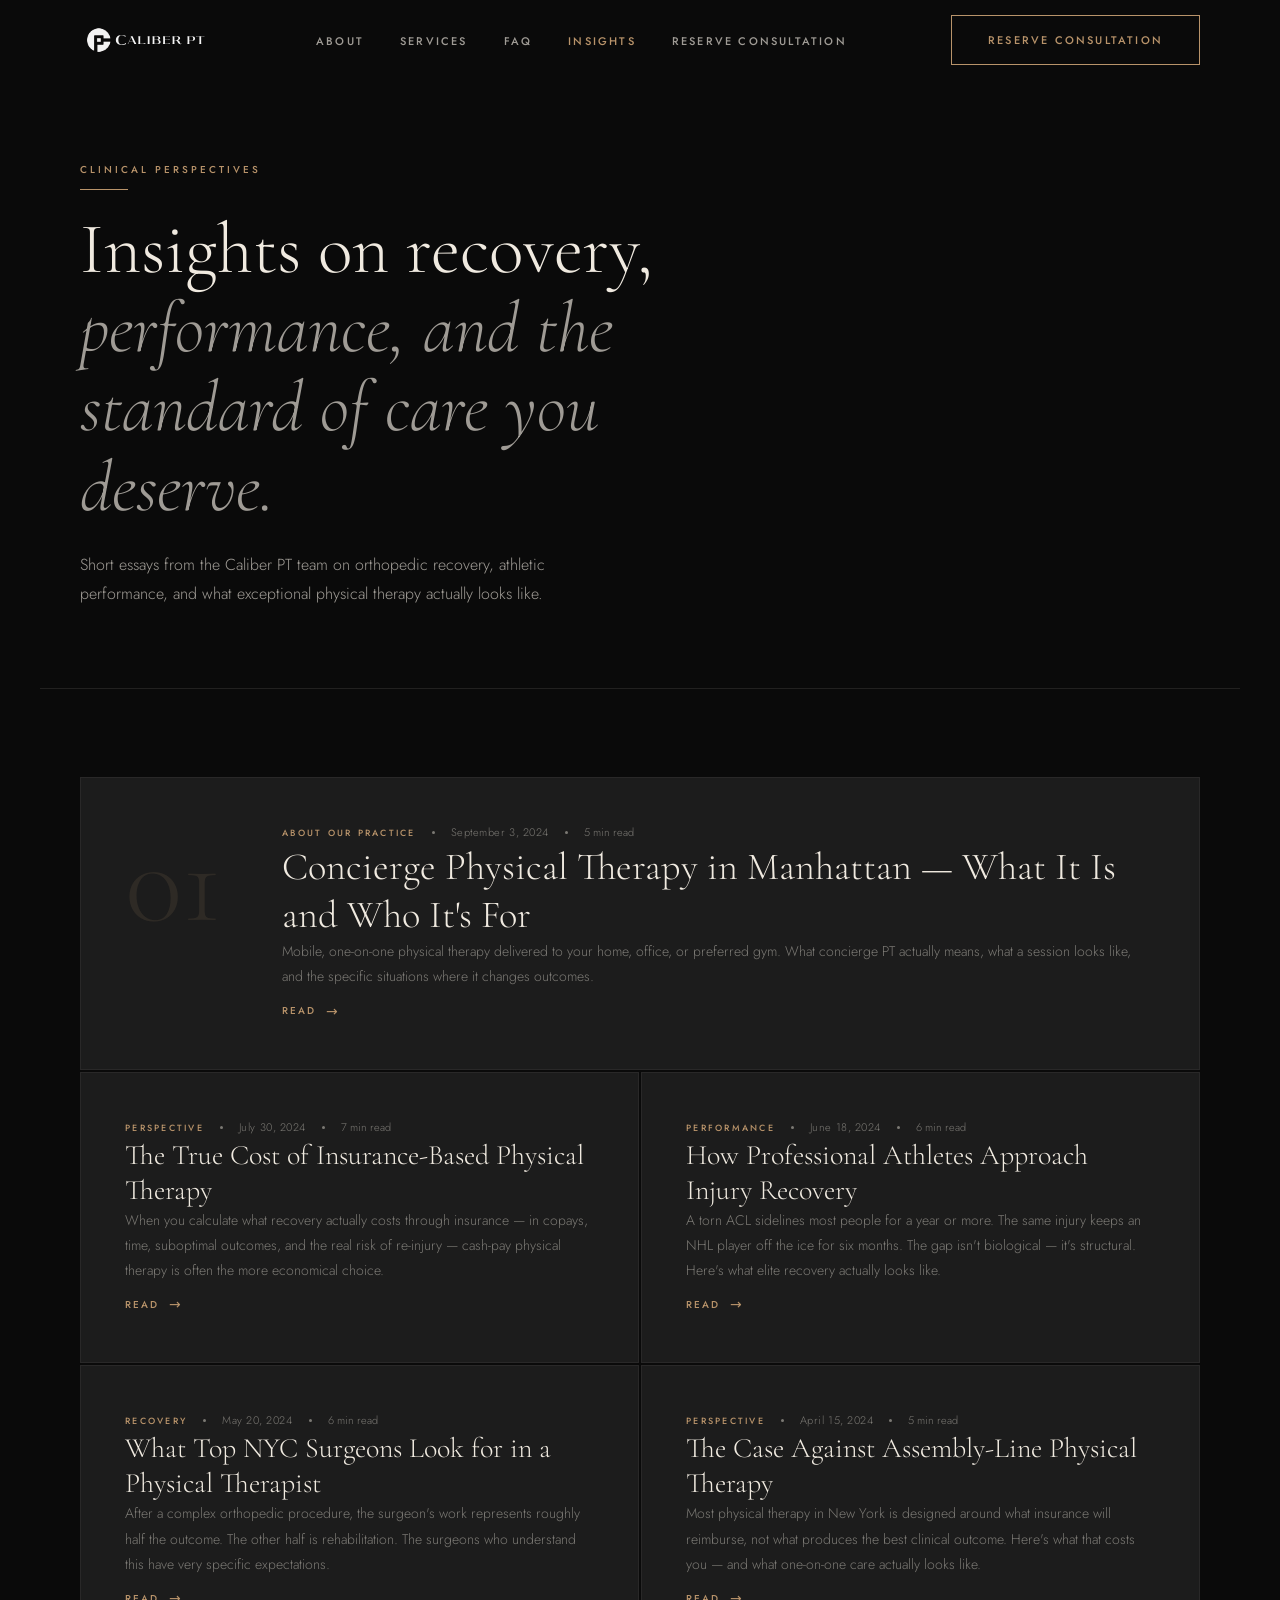
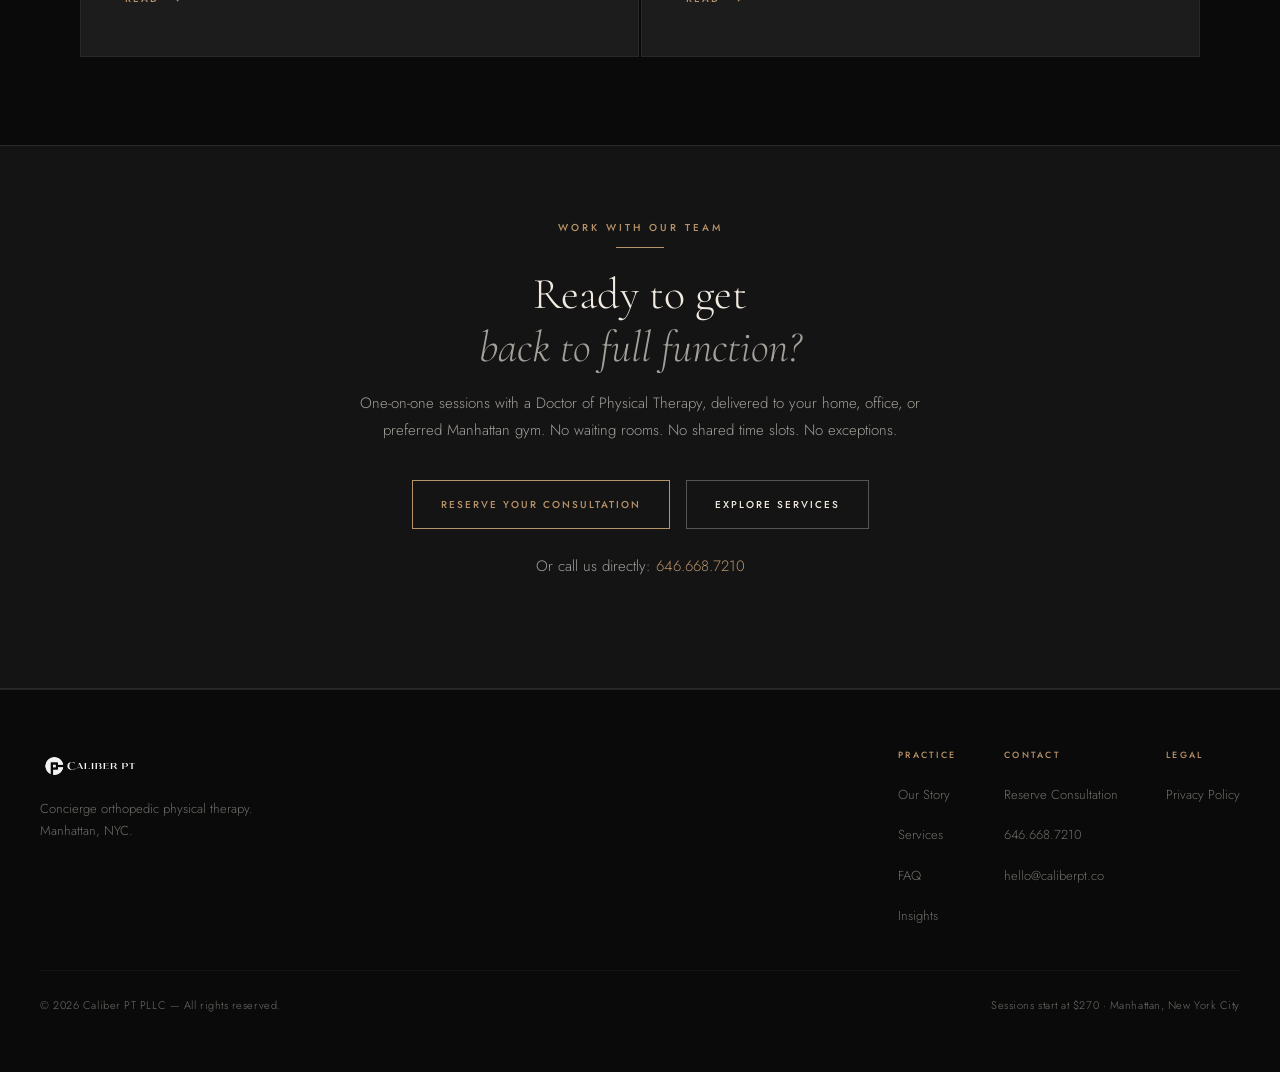
<file: index.html>
<!DOCTYPE html>
<html lang="en">
<head>
  <meta charset="UTF-8"><meta name="viewport" content="width=device-width, initial-scale=1">
  <meta name="theme-color" content="#0A0A0A">
  <title>Insights — Caliber PT | Concierge Physical Therapy Manhattan</title>
  <meta name="description" content="Clinical perspectives on orthopedic recovery, performance, and what exceptional physical therapy actually looks like. From the team at Caliber PT, Manhattan's concierge PT practice.">
  <link rel="canonical" href="https://insights.caliberpt.co">
  <meta property="og:type" content="website">
  <meta property="og:site_name" content="Caliber PT — Insights">
  <meta property="og:title" content="Insights — Caliber PT | Concierge Physical Therapy Manhattan">
  <meta property="og:description" content="Clinical perspectives on orthopedic recovery, performance, and what exceptional physical therapy actually looks like.">
  <meta property="og:url" content="https://insights.caliberpt.co">
  <meta property="og:locale" content="en_US">
  <script type="application/ld+json">{
  "@context": "https://schema.org",
  "@type": "LocalBusiness",
  "name": "Caliber PT PLLC",
  "description": "Concierge orthopedic physical therapy serving Manhattan, NYC. One-on-one sessions with Doctors of Physical Therapy.",
  "url": "https://caliberpt.co",
  "telephone": "646-668-7210",
  "email": "hello@caliberpt.co",
  "priceRange": "$$$",
  "address": {"@type":"PostalAddress","addressLocality":"Manhattan","addressRegion":"NY","addressCountry":"US"},
  "geo": {"@type":"GeoCoordinates","latitude":40.7831,"longitude":-73.9712},
  "areaServed": {"@type":"City","name":"Manhattan"},
  "sameAs": ["https://www.instagram.com/caliberptnyc/"]
}</script>
  <link rel="preconnect" href="https://fonts.googleapis.com">
<link rel="preconnect" href="https://fonts.gstatic.com" crossorigin>
<link rel="stylesheet" href="./_astro/_slug_.BFA1s-Ub.css">
<style>
.your-line-class {
  width: 50px;
  margin-left: auto;
  margin-right: auto;
  display: block;
  border: 1px solid #c5a386;
  margin-top: 40px;
  margin-bottom: 40px;
}
</style>  
</head>
<body>
<a href="#main-content" class="skip-link">Skip to content</a>
<nav class="nav" id="nav" role="navigation" aria-label="Main navigation">
  <div class="nav-inner">
    <a href="https://caliberpt.co" class="nav-logo" aria-label="Caliber PT — return to main site"><img src="caliber_logo.svg" alt="Caliber PT" style="height:52px;width:auto;display:block;"></a>
    <button class="nav-toggle" id="nav-toggle" aria-expanded="false" aria-controls="nav-links" aria-label="Toggle navigation"><span></span><span></span><span></span></button>
    <ul class="nav-links" id="nav-links" role="list">
      <li><a href="https://caliberpt.co/#/about">About</a></li>
      <li><a href="https://caliberpt.co/#/services">Services</a></li>
      <li><a href="https://caliberpt.co/#/faq">FAQ</a></li>
      <li><a href="https://insights.caliberpt.co" class="active">Insights</a></li>
      <li class="nav-cta-mobile-wrap"><a href="https://caliberpt.co/#/contact" class="nav-cta-mobile">Reserve Consultation</a></li>
    </ul>
    <a href="https://caliberpt.co/#/contact" class="nav-cta" aria-label="Reserve your consultation">Reserve Consultation</a>
  </div>
</nav>
<main id="main-content">

  <section class="hero" aria-label="Blog introduction">
    <span class="eyebrow fade-up">Clinical Perspectives</span>
    <h1 class="fade-up delay-1">
      Insights on recovery,<br><em>performance, and the standard of care you deserve.</em>
    </h1>
    <p class="hero-sub fade-up delay-2">
      Short essays from the Caliber PT team on orthopedic recovery, athletic performance,
      and what exceptional physical therapy actually looks like.
    </p>
  
  </section>

  <section class="posts-section" aria-label="All articles">
    <div class="posts-grid" id="posts-grid">

      <!-- FEATURED -->
      <article class="post-card fade-up featured" style="transition-delay:0s">
        <div class="post-number" aria-hidden="true">01</div>
        <div class="post-content">
          <div class="post-card-meta">
            <span class="post-category">About Our Practice</span>
            <span class="post-meta-dot" aria-hidden="true"></span>
            <time class="post-date" datetime="2024-09-03">September 3, 2024</time>
            <span class="post-meta-dot" aria-hidden="true"></span>
            <span class="post-read-time">5 min read</span>
          </div>
          <h2><a href="/blog/concierge-pt-manhattan">Concierge Physical Therapy in Manhattan — What It Is and Who It's For</a></h2>
          <p class="post-excerpt">Mobile, one-on-one physical therapy delivered to your home, office, or preferred gym. What concierge PT actually means, what a session looks like, and the specific situations where it changes outcomes.</p>
          <a href="/blog/concierge-pt-manhattan" class="post-read-link" aria-label="Read: Concierge Physical Therapy in Manhattan">Read</a>
        </div>
      </article>

      <!-- 4 STANDARD ARTICLES -->
      <article class="post-card fade-up" style="transition-delay:0.1s">
        <div class="post-content">
          <div class="post-card-meta">
            <span class="post-category">Perspective</span>
            <span class="post-meta-dot" aria-hidden="true"></span>
            <time class="post-date" datetime="2024-07-30">July 30, 2024</time>
            <span class="post-meta-dot" aria-hidden="true"></span>
            <span class="post-read-time">7 min read</span>
          </div>
          <h2><a href="/blog/true-cost-of-insurance-pt">The True Cost of Insurance-Based Physical Therapy</a></h2>
          <p class="post-excerpt">When you calculate what recovery actually costs through insurance — in copays, time, suboptimal outcomes, and the real risk of re-injury — cash-pay physical therapy is often the more economical choice.</p>
          <a href="/blog/true-cost-of-insurance-pt" class="post-read-link" aria-label="Read: The True Cost of Insurance-Based PT">Read</a>
        </div>
      </article>

      <article class="post-card fade-up" style="transition-delay:0.2s">
        <div class="post-content">
          <div class="post-card-meta">
            <span class="post-category">Performance</span>
            <span class="post-meta-dot" aria-hidden="true"></span>
            <time class="post-date" datetime="2024-06-18">June 18, 2024</time>
            <span class="post-meta-dot" aria-hidden="true"></span>
            <span class="post-read-time">6 min read</span>
          </div>
          <h2><a href="/blog/how-athletes-recover">How Professional Athletes Approach Injury Recovery</a></h2>
          <p class="post-excerpt">A torn ACL sidelines most people for a year or more. The same injury keeps an NHL player off the ice for six months. The gap isn't biological — it's structural. Here's what elite recovery actually looks like.</p>
          <a href="/blog/how-athletes-recover" class="post-read-link" aria-label="Read: How Professional Athletes Approach Injury Recovery">Read</a>
        </div>
      </article>

      <article class="post-card fade-up" style="transition-delay:0.3s">
        <div class="post-content">
          <div class="post-card-meta">
            <span class="post-category">Recovery</span>
            <span class="post-meta-dot" aria-hidden="true"></span>
            <time class="post-date" datetime="2024-05-20">May 20, 2024</time>
            <span class="post-meta-dot" aria-hidden="true"></span>
            <span class="post-read-time">6 min read</span>
          </div>
          <h2><a href="/blog/what-surgeons-expect">What Top NYC Surgeons Look for in a Physical Therapist</a></h2>
          <p class="post-excerpt">After a complex orthopedic procedure, the surgeon's work represents roughly half the outcome. The other half is rehabilitation. The surgeons who understand this have very specific expectations.</p>
          <a href="/blog/what-surgeons-expect" class="post-read-link" aria-label="Read: What Top NYC Surgeons Look for in a PT">Read</a>
        </div>
      </article>

      <article class="post-card fade-up" style="transition-delay:0.4s">
        <div class="post-content">
          <div class="post-card-meta">
            <span class="post-category">Perspective</span>
            <span class="post-meta-dot" aria-hidden="true"></span>
            <time class="post-date" datetime="2024-04-15">April 15, 2024</time>
            <span class="post-meta-dot" aria-hidden="true"></span>
            <span class="post-read-time">5 min read</span>
          </div>
          <h2><a href="/blog/assembly-line-pt">The Case Against Assembly-Line Physical Therapy</a></h2>
          <p class="post-excerpt">Most physical therapy in New York is designed around what insurance will reimburse, not what produces the best clinical outcome. Here's what that costs you — and what one-on-one care actually looks like.</p>
          <a href="/blog/assembly-line-pt" class="post-read-link" aria-label="Read: The Case Against Assembly-Line PT">Read</a>
        </div>
      </article>

    </div><!-- /posts-grid static -->

    <!-- AUTOMATED POSTS — loaded from posts.json via Make pipeline -->
    <div id="auto-posts-section" style="display:none;margin-top:2px;">
      <div class="posts-grid" id="auto-posts-grid"></div>
    </div>

  </section>

  <script type="application/ld+json">{"@context":"https://schema.org","@type":"Blog","name":"Caliber PT Insights","url":"https://insights.caliberpt.co","description":"Clinical perspectives on orthopedic recovery and performance from Caliber PT, Manhattan's concierge physical therapy practice.","publisher":{"@type":"Organization","name":"Caliber PT PLLC","url":"https://caliberpt.co"},"blogPost":[{"@type":"BlogPosting","headline":"Concierge Physical Therapy in Manhattan — What It Is and Who It's For","url":"https://insights.caliberpt.co/blog/concierge-pt-manhattan","datePublished":"2024-09-03"},{"@type":"BlogPosting","headline":"The True Cost of Insurance-Based Physical Therapy","url":"https://insights.caliberpt.co/blog/true-cost-of-insurance-pt","datePublished":"2024-07-30"},{"@type":"BlogPosting","headline":"How Professional Athletes Approach Injury Recovery","url":"https://insights.caliberpt.co/blog/how-athletes-recover","datePublished":"2024-06-18"},{"@type":"BlogPosting","headline":"What Top NYC Surgeons Look for in a Physical Therapist","url":"https://insights.caliberpt.co/blog/what-surgeons-expect","datePublished":"2024-05-20"},{"@type":"BlogPosting","headline":"The Case Against Assembly-Line Physical Therapy","url":"https://insights.caliberpt.co/blog/assembly-line-pt","datePublished":"2024-04-15"}]}</script>

</main>
<style>
  .article-cta .eyebrow {
    display: block;
    text-align: center;
  }
  .article-cta .eyebrow::after {
    position: static;
    display: block;
    margin: 10px auto 0;
    width: 48px;
    height: 1px;
    background: #B8936A;
    content: '';
  }
</style>
<section class="article-cta" aria-label="Call to action">
  <div class="article-cta-inner" style="text-align:center;">
    <span class="eyebrow">Work With Our Team</span>
    <h2>Ready to get<br><em>back to full function?</em></h2>
    <p>One-on-one sessions with a Doctor of Physical Therapy, delivered to your home, office, or preferred Manhattan gym. No waiting rooms. No shared time slots. No exceptions.</p>
    <div class="cta-btn-group">
      <a href="https://caliberpt.co/#/contact" class="btn-gold">Reserve Your Consultation</a>
      <a href="https://caliberpt.co/#/services" class="btn-cream">Explore Services</a>
    </div>
    <p class="cta-contact-line">Or call us directly: <a href="tel:6466687210">646.668.7210</a></p>
  </div>
</section>
<footer role="contentinfo">
  <div class="footer-inner">
    <div>
      <div class="footer-brand"><img src="caliber_logo.svg" alt="Caliber PT" style="height:40px;width:auto;display:block;margin-bottom:12px;"></div>
      <p class="footer-tagline">Concierge orthopedic physical therapy. Manhattan, NYC.</p>
    </div>
    <div class="footer-links">
      <div class="footer-col"><span class="footer-col-label">Practice</span>
        <ul role="list">
          <li><a href="https://caliberpt.co/#/about">Our Story</a></li>
          <li><a href="https://caliberpt.co/#/services">Services</a></li>
          <li><a href="https://caliberpt.co/#/faq">FAQ</a></li>
          <li><a href="https://insights.caliberpt.co">Insights</a></li>
        </ul>
      </div>
      <div class="footer-col"><span class="footer-col-label">Contact</span>
        <ul role="list">
          <li><a href="https://caliberpt.co/#/contact">Reserve Consultation</a></li>
          <li><a href="tel:6466687210">646.668.7210</a></li>
          <li><a href="mailto:hello@caliberpt.co">hello@caliberpt.co</a></li>
        </ul>
      </div>
      <div class="footer-col"><span class="footer-col-label">Legal</span>
        <ul role="list"><li><a href="https://caliberpt.co/#/privacy">Privacy Policy</a></li></ul>
      </div>
    </div>
  </div>
  <div class="footer-inner footer-bottom">
    <p>© 2026 Caliber PT PLLC — All rights reserved.</p>
    <p>Sessions start at $270 · Manhattan, New York City</p>
  </div>
</footer>

<script>
// Load automated posts from posts.json (Make pipeline output)
(async () => {
  try {
    const r = await fetch('./posts.json?v=' + Date.now());
    if (!r.ok) return;
    const posts = await r.json();
    if (!posts || !posts.length) return;
    const sorted = [...posts].sort((a,b) => b.publishTime - a.publishTime);
    const grid = document.getElementById('auto-posts-grid');
    const section = document.getElementById('auto-posts-section');
    sorted.forEach((p, i) => {
      const d = new Date(typeof p.publishTime === 'number' && p.publishTime < 1e12 ? p.publishTime * 1000 : p.publishTime);
      const date = d.toLocaleDateString('en-US', {year:'numeric',month:'long',day:'numeric'});
      const dateISO = d.toISOString().split('T')[0];
      grid.innerHTML += `
        <article class="post-card fade-up" style="transition-delay:${i * 0.1}s">
          <div class="post-content">
            <div class="post-card-meta">
              <span class="post-category">Insights</span>
              <span class="post-meta-dot" aria-hidden="true"></span>
              <time class="post-date" datetime="${dateISO}">${date}</time>
            </div>
            <h2><a href="./posts/${p.slug}.html">${p.title}</a></h2>
            <p class="post-excerpt">${p.excerpt || ''}</p>
            <a href="./posts/${p.slug}.html" class="post-read-link">Read</a>
          </div>
        </article>`;
    });
    section.style.display = 'block';
    // Re-trigger fade-up for new cards
    section.querySelectorAll('.fade-up').forEach(el => {
      new IntersectionObserver(([e]) => { if(e.isIntersecting) el.classList.add('visible'); }, {threshold:.1}).observe(el);
    });
  } catch(e) { /* posts.json not present yet — fine */ }
})();
</script>

<script>
document.addEventListener('DOMContentLoaded', function() {
  // Nav scroll
  var nav = document.getElementById('nav');
  window.addEventListener('scroll', function() {
    if (window.scrollY > 40) { nav && nav.classList.add('scrolled'); }
    else { nav && nav.classList.remove('scrolled'); }
  }, { passive: true });

  // Mobile nav toggle
  var toggle = document.getElementById('nav-toggle');
  var links = document.getElementById('nav-links');
  if (toggle) {
    toggle.addEventListener('click', function() {
      var isOpen = links && links.classList.toggle('open');
      toggle.setAttribute('aria-expanded', String(isOpen));
    });
  }

  // Fade-up on scroll — runs AFTER DOM exists so cards are found
  var fadeEls = document.querySelectorAll('.fade-up');
  if ('IntersectionObserver' in window) {
    var observer = new IntersectionObserver(function(entries) {
      entries.forEach(function(entry) {
        if (entry.isIntersecting) {
          entry.target.classList.add('visible');
          observer.unobserve(entry.target);
        }
      });
    }, { threshold: 0.08, rootMargin: '0px 0px -30px 0px' });
    fadeEls.forEach(function(el) { observer.observe(el); });
  } else {
    // Fallback for older browsers
    fadeEls.forEach(function(el) { el.classList.add('visible'); });
  }
});
</script>
</body>
</html>
</file>
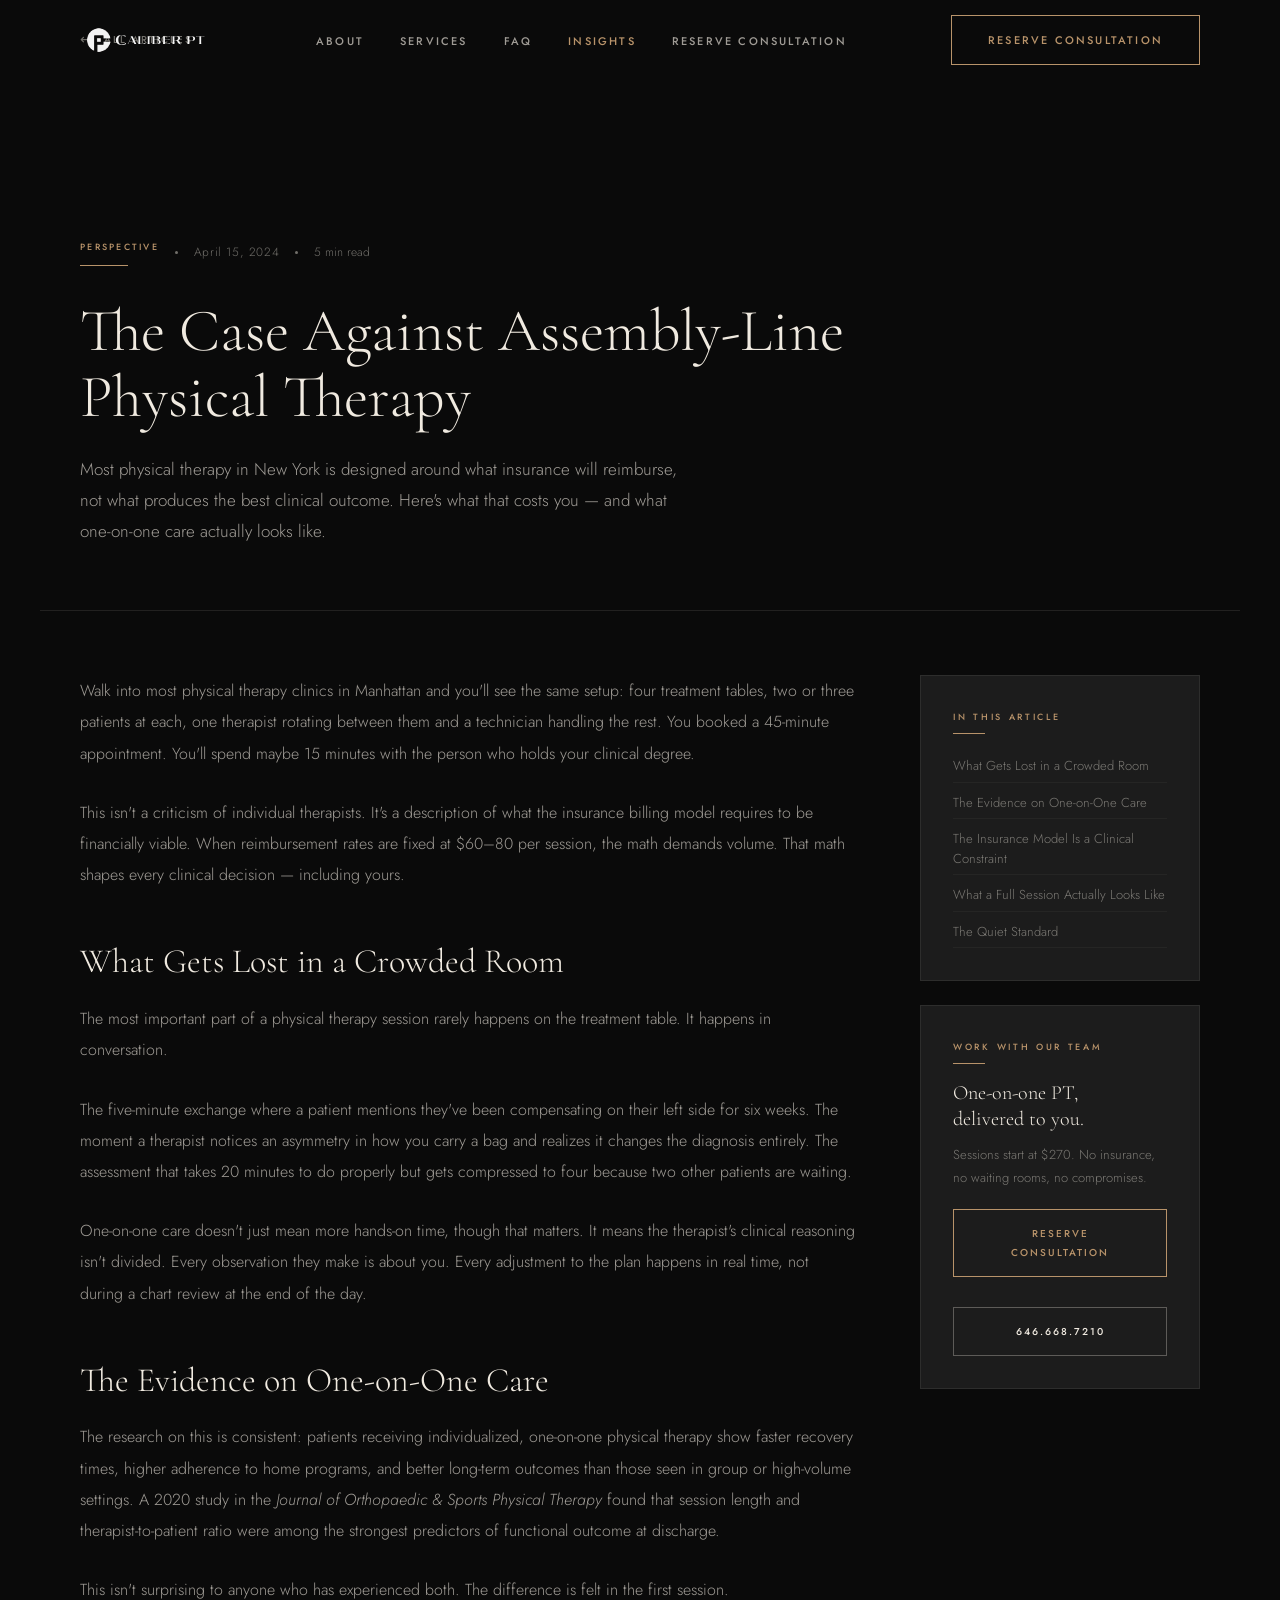
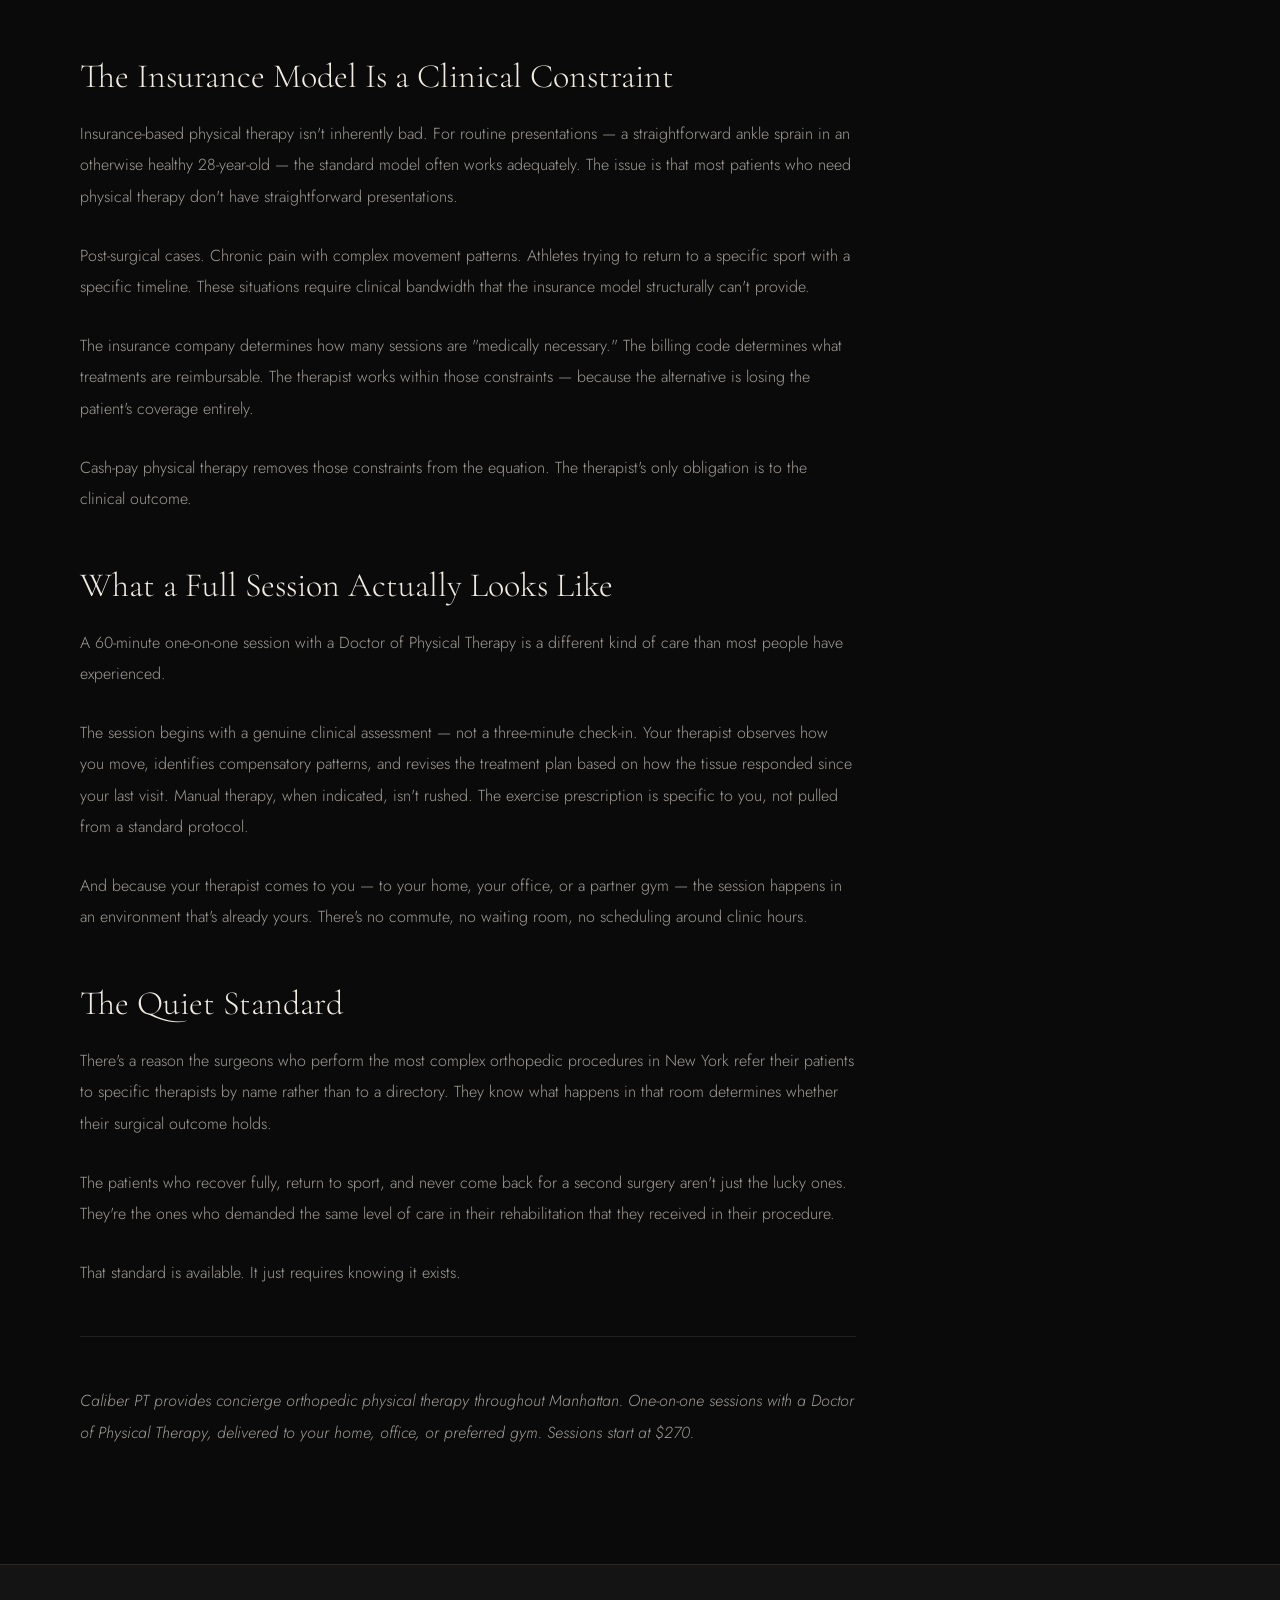
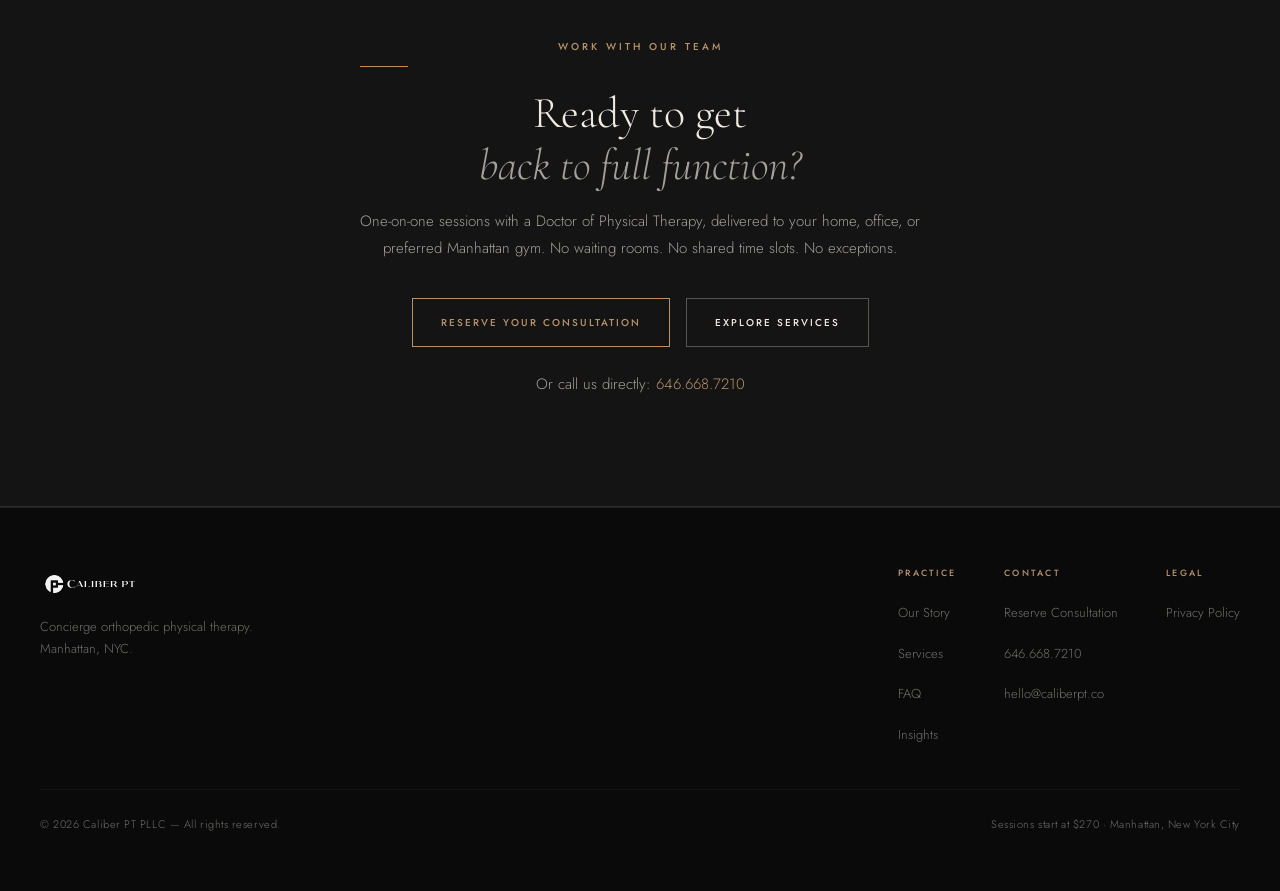
<file: blog/assembly-line-pt/index.html>
<!DOCTYPE html>
<html lang="en">
<head>
  <meta charset="UTF-8"><meta name="viewport" content="width=device-width, initial-scale=1">
  <meta name="theme-color" content="#0A0A0A">
  <title>The Case Against Assembly-Line Physical Therapy — Caliber PT</title>
  <meta name="description" content="Most physical therapy in New York is designed around what insurance will reimburse, not what produces the best clinical outcome. Here's what that costs you — and what one-on-one care actually looks like.">
  <link rel="canonical" href="https://insights.caliberpt.co/blog/assembly-line-pt">
  <meta property="og:type" content="website">
  <meta property="og:site_name" content="Caliber PT — Insights">
  <meta property="og:title" content="The Case Against Assembly-Line Physical Therapy — Caliber PT">
  <meta property="og:description" content="Most physical therapy in New York is designed around what insurance will reimburse, not what produces the best clinical outcome. Here's what that costs you — and what one-on-one care actually looks like.">
  <meta property="og:url" content="https://insights.caliberpt.co/blog/assembly-line-pt">
  <meta property="og:locale" content="en_US">
  <script type="application/ld+json">{"@context":"https://schema.org","@type":"LocalBusiness","name":"Caliber PT PLLC","description":"Concierge orthopedic physical therapy serving Manhattan, NYC.","url":"https://caliberpt.co","telephone":"646-668-7210","email":"hello@caliberpt.co","priceRange":"$$$","address":{"@type":"PostalAddress","addressLocality":"Manhattan","addressRegion":"NY","addressCountry":"US"},"geo":{"@type":"GeoCoordinates","latitude":40.7831,"longitude":-73.9712},"areaServed":{"@type":"City","name":"Manhattan"},"sameAs":["https://www.instagram.com/caliberptnyc/"]}</script>
  <script type="application/ld+json">{"@context": "https://schema.org", "@type": "Article", "headline": "The Case Against Assembly-Line Physical Therapy", "description": "Most physical therapy in New York is designed around what insurance will reimburse, not what produces the best clinical outcome. Here's what that costs you \u2014 and what one-on-one care actually looks like.", "url": "https://insights.caliberpt.co/blog/assembly-line-pt", "datePublished": "2024-04-15", "author": {"@type": "Person", "name": "Dr. Christopher Wong, PT, DPT, CSCS", "url": "https://caliberpt.co/#/about"}, "publisher": {"@type": "Organization", "name": "Caliber PT PLLC", "url": "https://caliberpt.co", "logo": {"@type": "ImageObject", "url": "https://caliberpt.co/caliber_logo.svg"}}, "mainEntityOfPage": {"@type": "WebPage", "@id": "https://insights.caliberpt.co/blog/assembly-line-pt"}}</script>
  <script type="application/ld+json">{"@context": "https://schema.org", "@type": "BreadcrumbList", "itemListElement": [{"@type": "ListItem", "position": 1, "name": "Insights", "item": "https://insights.caliberpt.co"}, {"@type": "ListItem", "position": 2, "name": "The Case Against Assembly-Line Physical Therapy", "item": "https://insights.caliberpt.co/blog/assembly-line-pt"}]}</script>
  <link rel="preconnect" href="https://fonts.googleapis.com">
  <link rel="preconnect" href="https://fonts.gstatic.com" crossorigin>
  <link rel="stylesheet" href="/_astro/_slug_.BFA1s-Ub.css">
</head>
<body>
<a href="#main-content" class="skip-link">Skip to content</a><nav class="nav" id="nav" role="navigation" aria-label="Main navigation">
  <div class="nav-inner">
    <a href="https://caliberpt.co" class="nav-logo" aria-label="Caliber PT — return to main site">
      <img src="../../caliber_logo.svg" alt="Caliber PT" style="height:52px;width:auto;display:block;">
    </a>
    <button class="nav-toggle" id="nav-toggle" aria-expanded="false" aria-controls="nav-links" aria-label="Toggle navigation"><span></span><span></span><span></span></button>
    <ul class="nav-links" id="nav-links" role="list">
      <li><a href="https://caliberpt.co/#/about">About</a></li>
      <li><a href="https://caliberpt.co/#/services">Services</a></li>
      <li><a href="https://caliberpt.co/#/faq">FAQ</a></li>
      <li><a href="https://insights.caliberpt.co" class="active">Insights</a></li>
      <li class="nav-cta-mobile-wrap"><a href="https://caliberpt.co/#/contact" class="nav-cta-mobile">Reserve Consultation</a></li>
    </ul>
    <a href="https://caliberpt.co/#/contact" class="nav-cta">Reserve Consultation</a>
  </div>
</nav>
<main id="main-content">
  <div class="back-bar">
    <a href="/" class="back-link" aria-label="Return to all articles">All Articles</a>
  </div>
  <header class="article-hero" aria-label="Article header">
    <div class="article-meta">
      <span class="post-category eyebrow" style="margin-bottom:0">Perspective</span>
      <span class="post-meta-dot" aria-hidden="true" style="width:3px;height:3px;border-radius:50%;background:rgba(240,234,224,0.45);display:inline-block"></span>
      <time class="post-date" datetime="2024-04-15" style="font-size:12px;color:rgba(240,234,224,0.45)">April 15, 2024</time>
      <span class="post-meta-dot" aria-hidden="true" style="width:3px;height:3px;border-radius:50%;background:rgba(240,234,224,0.45);display:inline-block"></span>
      <span class="post-read-time" style="font-size:12px;color:rgba(240,234,224,0.45)">5 min read</span>
    </div>
    <h1>The Case Against Assembly-Line Physical Therapy</h1>
    <p class="article-description">Most physical therapy in New York is designed around what insurance will reimburse, not what produces the best clinical outcome. Here's what that costs you — and what one-on-one care actually looks like.</p>
  </header>
  <div class="article-layout">
    <div class="article-body">
<p>Walk into most physical therapy clinics in Manhattan and you'll see the same setup: four treatment tables, two or three patients at each, one therapist rotating between them and a technician handling the rest. You booked a 45-minute appointment. You'll spend maybe 15 minutes with the person who holds your clinical degree.</p>
<p>This isn't a criticism of individual therapists. It's a description of what the insurance billing model requires to be financially viable. When reimbursement rates are fixed at $60–80 per session, the math demands volume. That math shapes every clinical decision — including yours.</p>
<h2 id="what-gets-lost">What Gets Lost in a Crowded Room</h2>
<p>The most important part of a physical therapy session rarely happens on the treatment table. It happens in conversation.</p>
<p>The five-minute exchange where a patient mentions they've been compensating on their left side for six weeks. The moment a therapist notices an asymmetry in how you carry a bag and realizes it changes the diagnosis entirely. The assessment that takes 20 minutes to do properly but gets compressed to four because two other patients are waiting.</p>
<p>One-on-one care doesn't just mean more hands-on time, though that matters. It means the therapist's clinical reasoning isn't divided. Every observation they make is about you. Every adjustment to the plan happens in real time, not during a chart review at the end of the day.</p>
<h2 id="the-evidence">The Evidence on One-on-One Care</h2>
<p>The research on this is consistent: patients receiving individualized, one-on-one physical therapy show faster recovery times, higher adherence to home programs, and better long-term outcomes than those seen in group or high-volume settings. A 2020 study in the <em>Journal of Orthopaedic &amp; Sports Physical Therapy</em> found that session length and therapist-to-patient ratio were among the strongest predictors of functional outcome at discharge.</p>
<p>This isn't surprising to anyone who has experienced both. The difference is felt in the first session.</p>
<h2 id="insurance-constraint">The Insurance Model Is a Clinical Constraint</h2>
<p>Insurance-based physical therapy isn't inherently bad. For routine presentations — a straightforward ankle sprain in an otherwise healthy 28-year-old — the standard model often works adequately. The issue is that most patients who need physical therapy don't have straightforward presentations.</p>
<p>Post-surgical cases. Chronic pain with complex movement patterns. Athletes trying to return to a specific sport with a specific timeline. These situations require clinical bandwidth that the insurance model structurally can't provide.</p>
<p>The insurance company determines how many sessions are "medically necessary." The billing code determines what treatments are reimbursable. The therapist works within those constraints — because the alternative is losing the patient's coverage entirely.</p>
<p>Cash-pay physical therapy removes those constraints from the equation. The therapist's only obligation is to the clinical outcome.</p>
<h2 id="full-session">What a Full Session Actually Looks Like</h2>
<p>A 60-minute one-on-one session with a Doctor of Physical Therapy is a different kind of care than most people have experienced.</p>
<p>The session begins with a genuine clinical assessment — not a three-minute check-in. Your therapist observes how you move, identifies compensatory patterns, and revises the treatment plan based on how the tissue responded since your last visit. Manual therapy, when indicated, isn't rushed. The exercise prescription is specific to you, not pulled from a standard protocol.</p>
<p>And because your therapist comes to you — to your home, your office, or a partner gym — the session happens in an environment that's already yours. There's no commute, no waiting room, no scheduling around clinic hours.</p>
<h2 id="quiet-standard">The Quiet Standard</h2>
<p>There's a reason the surgeons who perform the most complex orthopedic procedures in New York refer their patients to specific therapists by name rather than to a directory. They know what happens in that room determines whether their surgical outcome holds.</p>
<p>The patients who recover fully, return to sport, and never come back for a second surgery aren't just the lucky ones. They're the ones who demanded the same level of care in their rehabilitation that they received in their procedure.</p>
<p>That standard is available. It just requires knowing it exists.</p>
<hr>
<p><em>Caliber PT provides concierge orthopedic physical therapy throughout Manhattan. One-on-one sessions with a Doctor of Physical Therapy, delivered to your home, office, or preferred gym. Sessions start at $270.</em></p>
    </div>
<aside class="article-sidebar" aria-label="Article sidebar">
  <div class="sidebar-card">
    <span class="sidebar-label">In This Article</span>
    <ul class="sidebar-toc" role="list">
      <li><a href="#what-gets-lost">What Gets Lost in a Crowded Room</a></li>
<li><a href="#the-evidence">The Evidence on One-on-One Care</a></li>
<li><a href="#insurance-constraint">The Insurance Model Is a Clinical Constraint</a></li>
<li><a href="#full-session">What a Full Session Actually Looks Like</a></li>
<li><a href="#quiet-standard">The Quiet Standard</a></li>
    </ul>
  </div>
  <div class="sidebar-card">
    <span class="sidebar-label">Work With Our Team</span>
    <p class="sidebar-cta-heading">One-on-one PT,<br>delivered to you.</p>
    <p class="sidebar-cta-text">Sessions start at $270. No insurance, no waiting rooms, no compromises.</p>
    <a href="https://caliberpt.co/#/contact" class="btn-gold">Reserve Consultation</a>
    <br><br>
    <a href="tel:6466687210" class="btn-cream">646.668.7210</a>
  </div>
</aside>
  </div>
</main>
<section class="article-cta" aria-label="Call to action">
  <div class="article-cta-inner">
    <span class="eyebrow">Work With Our Team</span>
    <h2>Ready to get<br><em>back to full function?</em></h2>
    <p>One-on-one sessions with a Doctor of Physical Therapy, delivered to your home, office, or preferred Manhattan gym. No waiting rooms. No shared time slots. No exceptions.</p>
    <div class="cta-btn-group">
      <a href="https://caliberpt.co/#/contact" class="btn-gold">Reserve Your Consultation</a>
      <a href="https://caliberpt.co/#/services" class="btn-cream">Explore Services</a>
    </div>
    <p class="cta-contact-line">Or call us directly: <a href="tel:6466687210">646.668.7210</a></p>
  </div>
</section>
<footer role="contentinfo">
  <div class="footer-inner">
    <div>
      <div class="footer-brand"><img src="../../caliber_logo.svg" alt="Caliber PT" style="height:40px;width:auto;display:block;margin-bottom:12px;"></div>
      <p class="footer-tagline">Concierge orthopedic physical therapy. Manhattan, NYC.</p>
    </div>
    <div class="footer-links">
      <div class="footer-col"><span class="footer-col-label">Practice</span>
        <ul role="list">
          <li><a href="https://caliberpt.co/#/about">Our Story</a></li>
          <li><a href="https://caliberpt.co/#/services">Services</a></li>
          <li><a href="https://caliberpt.co/#/faq">FAQ</a></li>
          <li><a href="https://insights.caliberpt.co">Insights</a></li>
        </ul>
      </div>
      <div class="footer-col"><span class="footer-col-label">Contact</span>
        <ul role="list">
          <li><a href="https://caliberpt.co/#/contact">Reserve Consultation</a></li>
          <li><a href="tel:6466687210">646.668.7210</a></li>
          <li><a href="mailto:hello@caliberpt.co">hello@caliberpt.co</a></li>
        </ul>
      </div>
      <div class="footer-col"><span class="footer-col-label">Legal</span>
        <ul role="list"><li><a href="https://caliberpt.co/#/privacy">Privacy Policy</a></li></ul>
      </div>
    </div>
  </div>
  <div class="footer-inner footer-bottom">
    <p>© 2026 Caliber PT PLLC — All rights reserved.</p>
    <p>Sessions start at $270 · Manhattan, New York City</p>
  </div>
</footer>
<script>
document.addEventListener('DOMContentLoaded', function() {
  var nav = document.getElementById('nav');
  window.addEventListener('scroll', function() {
    if (window.scrollY > 40) { nav && nav.classList.add('scrolled'); }
    else { nav && nav.classList.remove('scrolled'); }
  }, { passive: true });
  var toggle = document.getElementById('nav-toggle');
  var links = document.getElementById('nav-links');
  if (toggle) {
    toggle.addEventListener('click', function() {
      var isOpen = links && links.classList.toggle('open');
      toggle.setAttribute('aria-expanded', String(isOpen));
    });
  }
  var fadeEls = document.querySelectorAll('.fade-up');
  if ('IntersectionObserver' in window) {
    var obs = new IntersectionObserver(function(entries) {
      entries.forEach(function(e) {
        if (e.isIntersecting) { e.target.classList.add('visible'); obs.unobserve(e.target); }
      });
    }, { threshold: 0.08, rootMargin: '0px 0px -30px 0px' });
    fadeEls.forEach(function(el) { obs.observe(el); });
  } else {
    fadeEls.forEach(function(el) { el.classList.add('visible'); });
  }
});
</script>
</body></html>
</file>
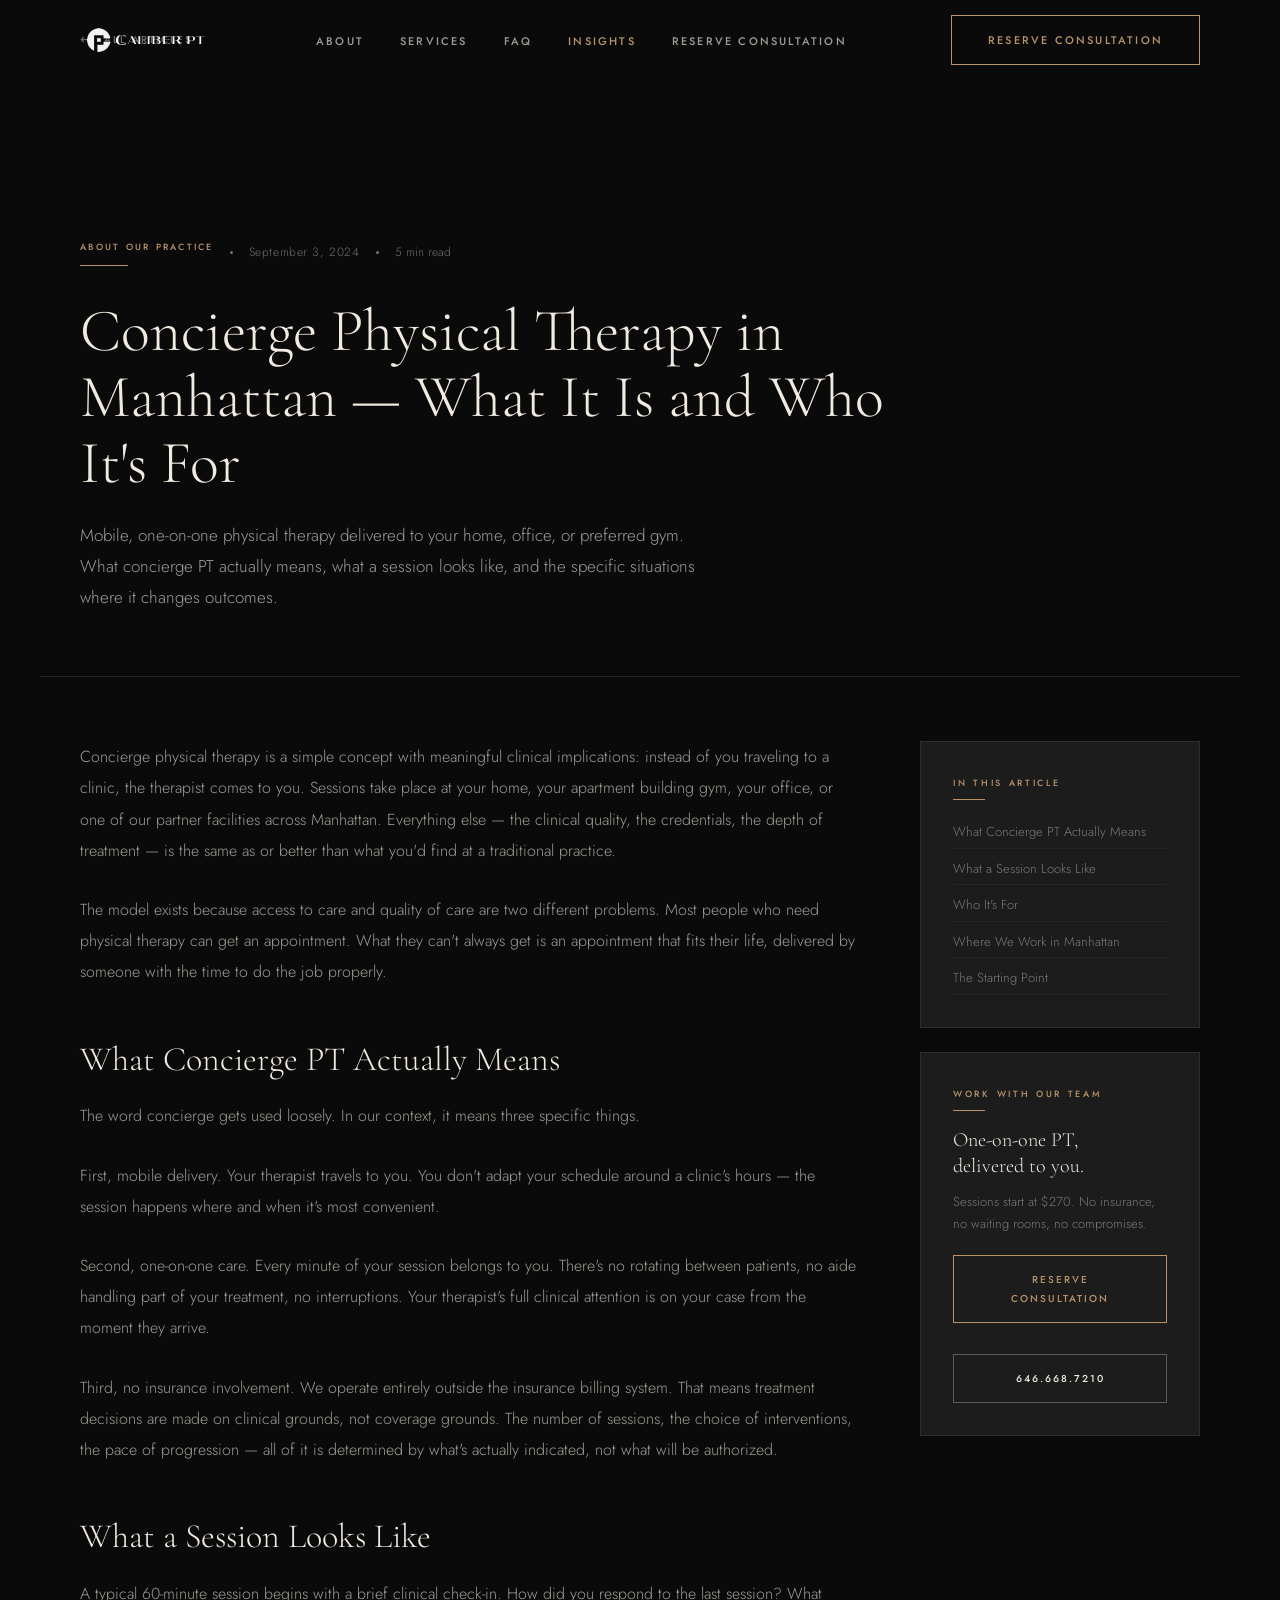
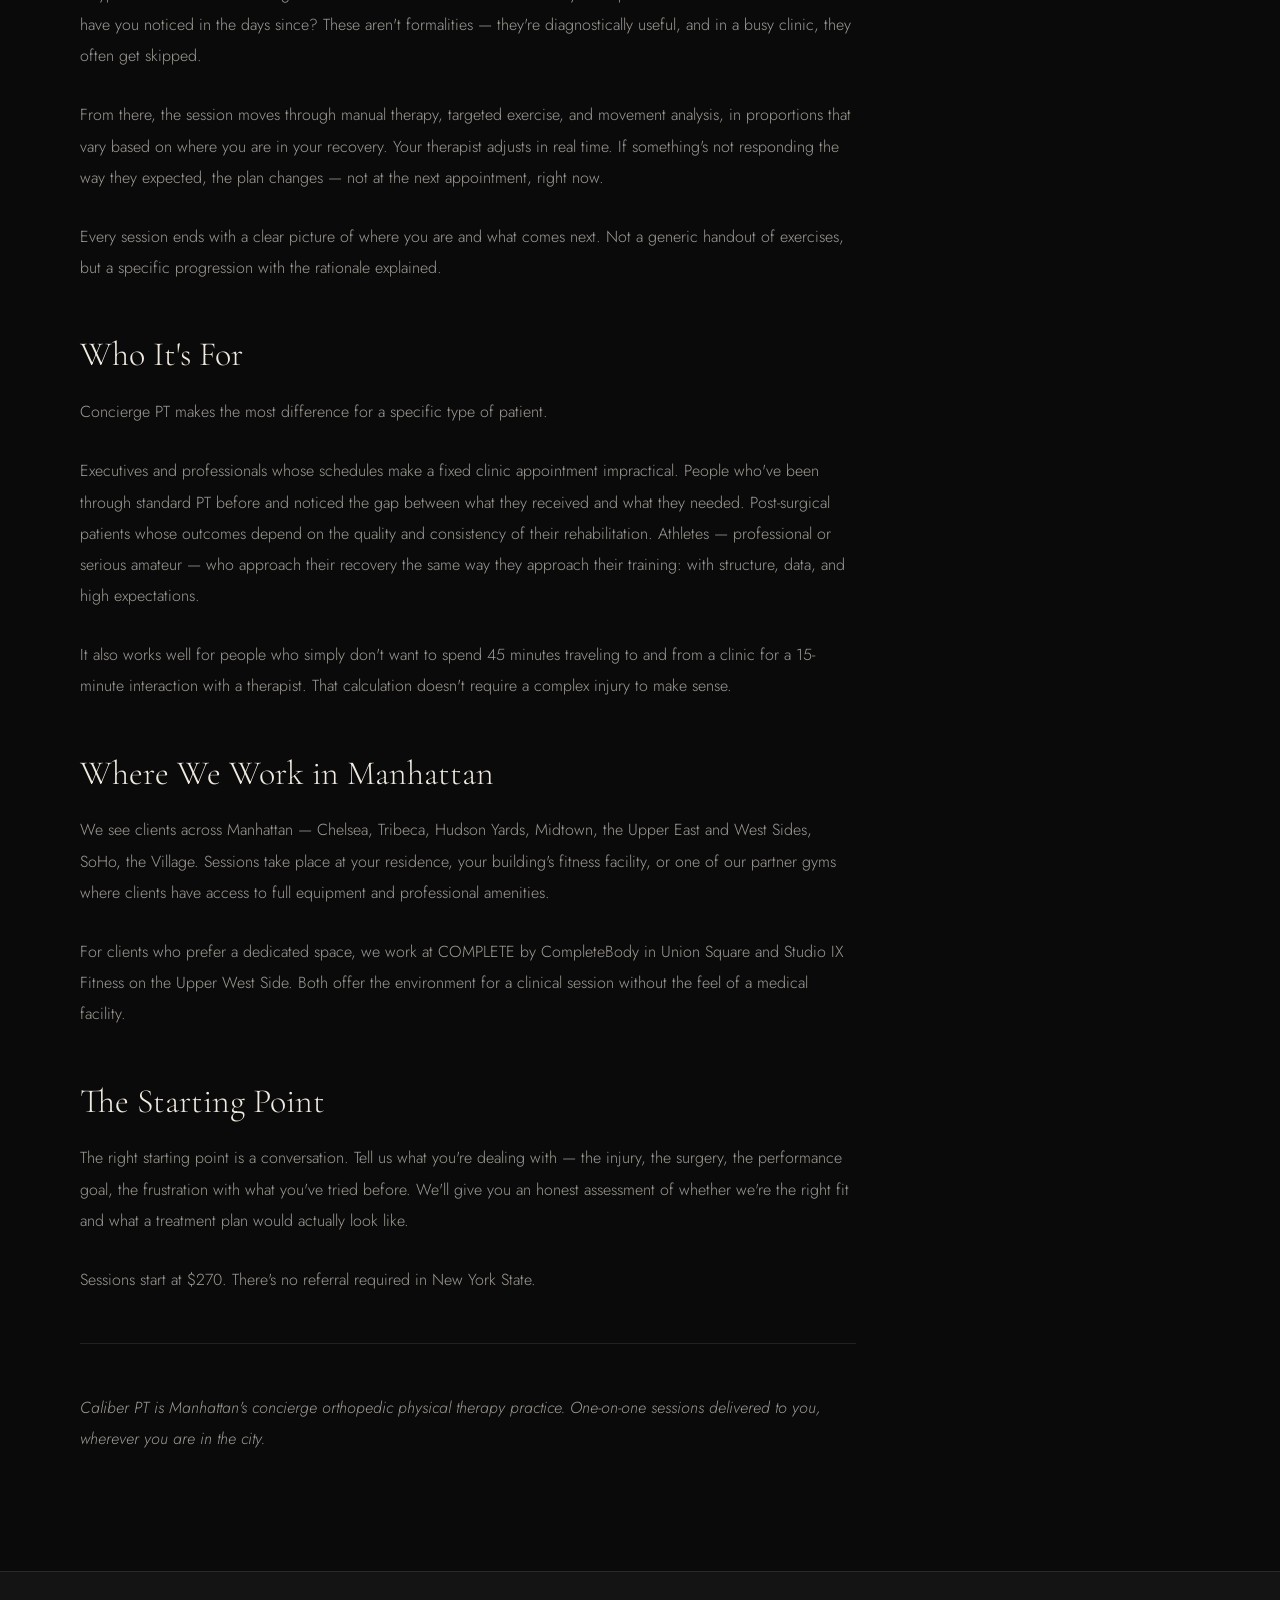
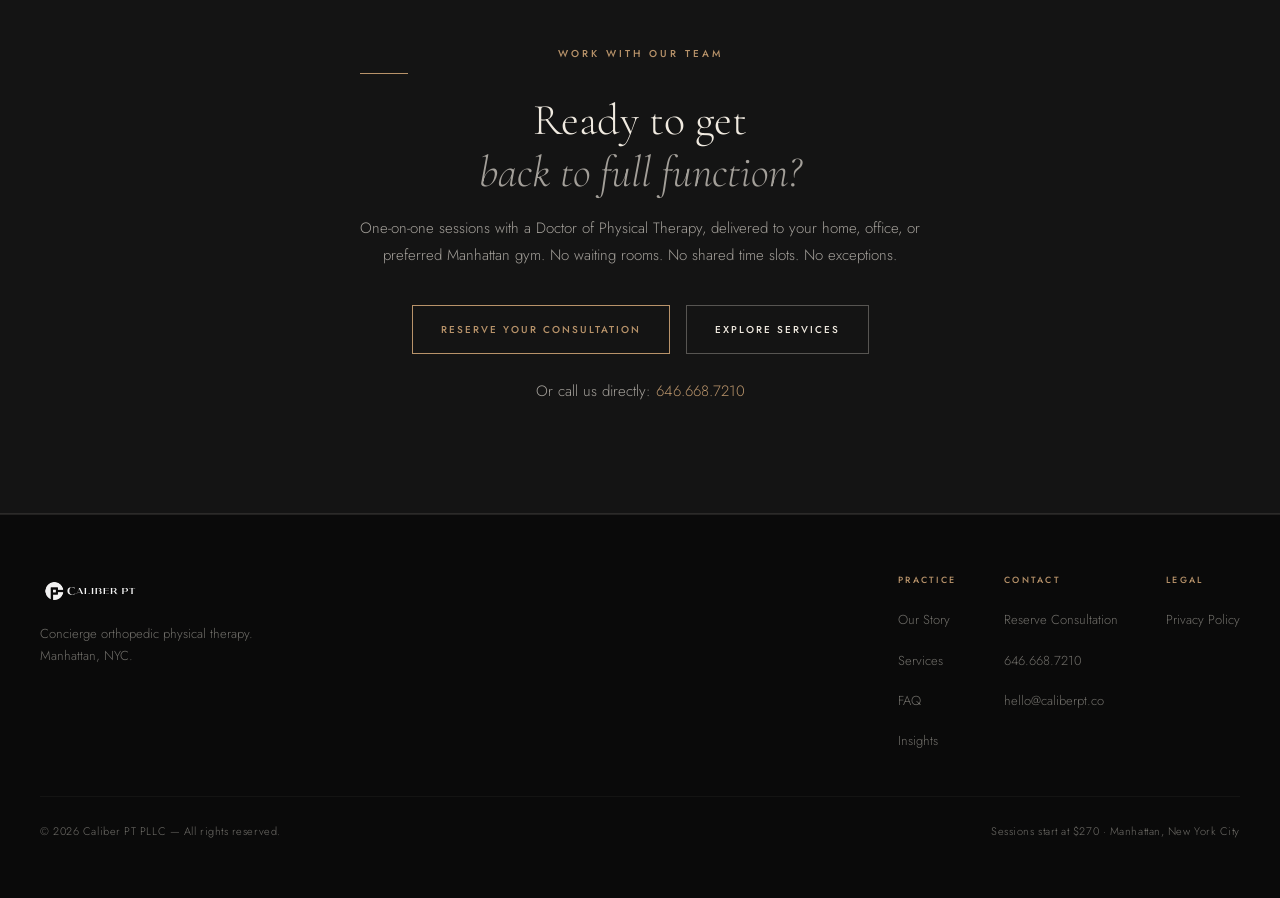
<file: blog/concierge-pt-manhattan/index.html>
<!DOCTYPE html>
<html lang="en">
<head>
  <meta charset="UTF-8"><meta name="viewport" content="width=device-width, initial-scale=1">
  <meta name="theme-color" content="#0A0A0A">
  <title>Concierge Physical Therapy in Manhattan — What It Is and Who It's For — Caliber PT</title>
  <meta name="description" content="Mobile, one-on-one physical therapy delivered to your home, office, or preferred gym. What concierge PT actually means, what a session looks like, and the specific situations where it changes outcomes.">
  <link rel="canonical" href="https://insights.caliberpt.co/blog/concierge-pt-manhattan">
  <meta property="og:type" content="website">
  <meta property="og:site_name" content="Caliber PT — Insights">
  <meta property="og:title" content="Concierge Physical Therapy in Manhattan — What It Is and Who It's For — Caliber PT">
  <meta property="og:description" content="Mobile, one-on-one physical therapy delivered to your home, office, or preferred gym. What concierge PT actually means, what a session looks like, and the specific situations where it changes outcomes.">
  <meta property="og:url" content="https://insights.caliberpt.co/blog/concierge-pt-manhattan">
  <meta property="og:locale" content="en_US">
  <script type="application/ld+json">{"@context":"https://schema.org","@type":"LocalBusiness","name":"Caliber PT PLLC","description":"Concierge orthopedic physical therapy serving Manhattan, NYC.","url":"https://caliberpt.co","telephone":"646-668-7210","email":"hello@caliberpt.co","priceRange":"$$$","address":{"@type":"PostalAddress","addressLocality":"Manhattan","addressRegion":"NY","addressCountry":"US"},"geo":{"@type":"GeoCoordinates","latitude":40.7831,"longitude":-73.9712},"areaServed":{"@type":"City","name":"Manhattan"},"sameAs":["https://www.instagram.com/caliberptnyc/"]}</script>
  <script type="application/ld+json">{"@context": "https://schema.org", "@type": "Article", "headline": "Concierge Physical Therapy in Manhattan \u2014 What It Is and Who It's For", "description": "Mobile, one-on-one physical therapy delivered to your home, office, or preferred gym. What concierge PT actually means, what a session looks like, and the specific situations where it changes outcomes.", "url": "https://insights.caliberpt.co/blog/concierge-pt-manhattan", "datePublished": "2024-09-03", "author": {"@type": "Person", "name": "Dr. Christopher Wong, PT, DPT, CSCS", "url": "https://caliberpt.co/#/about"}, "publisher": {"@type": "Organization", "name": "Caliber PT PLLC", "url": "https://caliberpt.co", "logo": {"@type": "ImageObject", "url": "https://caliberpt.co/caliber_logo.svg"}}, "mainEntityOfPage": {"@type": "WebPage", "@id": "https://insights.caliberpt.co/blog/concierge-pt-manhattan"}}</script>
  <script type="application/ld+json">{"@context": "https://schema.org", "@type": "BreadcrumbList", "itemListElement": [{"@type": "ListItem", "position": 1, "name": "Insights", "item": "https://insights.caliberpt.co"}, {"@type": "ListItem", "position": 2, "name": "Concierge Physical Therapy in Manhattan \u2014 What It Is and Who It's For", "item": "https://insights.caliberpt.co/blog/concierge-pt-manhattan"}]}</script>
  <link rel="preconnect" href="https://fonts.googleapis.com">
  <link rel="preconnect" href="https://fonts.gstatic.com" crossorigin>
  <link rel="stylesheet" href="/_astro/_slug_.BFA1s-Ub.css">
</head>
<body>
<a href="#main-content" class="skip-link">Skip to content</a><nav class="nav" id="nav" role="navigation" aria-label="Main navigation">
  <div class="nav-inner">
    <a href="https://caliberpt.co" class="nav-logo" aria-label="Caliber PT — return to main site">
      <img src="../../caliber_logo.svg" alt="Caliber PT" style="height:52px;width:auto;display:block;">
    </a>
    <button class="nav-toggle" id="nav-toggle" aria-expanded="false" aria-controls="nav-links" aria-label="Toggle navigation"><span></span><span></span><span></span></button>
    <ul class="nav-links" id="nav-links" role="list">
      <li><a href="https://caliberpt.co/#/about">About</a></li>
      <li><a href="https://caliberpt.co/#/services">Services</a></li>
      <li><a href="https://caliberpt.co/#/faq">FAQ</a></li>
      <li><a href="https://insights.caliberpt.co" class="active">Insights</a></li>
      <li class="nav-cta-mobile-wrap"><a href="https://caliberpt.co/#/contact" class="nav-cta-mobile">Reserve Consultation</a></li>
    </ul>
    <a href="https://caliberpt.co/#/contact" class="nav-cta">Reserve Consultation</a>
  </div>
</nav>
<main id="main-content">
  <div class="back-bar">
    <a href="/" class="back-link" aria-label="Return to all articles">All Articles</a>
  </div>
  <header class="article-hero" aria-label="Article header">
    <div class="article-meta">
      <span class="post-category eyebrow" style="margin-bottom:0">About Our Practice</span>
      <span class="post-meta-dot" aria-hidden="true" style="width:3px;height:3px;border-radius:50%;background:rgba(240,234,224,0.45);display:inline-block"></span>
      <time class="post-date" datetime="2024-09-03" style="font-size:12px;color:rgba(240,234,224,0.45)">September 3, 2024</time>
      <span class="post-meta-dot" aria-hidden="true" style="width:3px;height:3px;border-radius:50%;background:rgba(240,234,224,0.45);display:inline-block"></span>
      <span class="post-read-time" style="font-size:12px;color:rgba(240,234,224,0.45)">5 min read</span>
    </div>
    <h1>Concierge Physical Therapy in Manhattan — What It Is and Who It's For</h1>
    <p class="article-description">Mobile, one-on-one physical therapy delivered to your home, office, or preferred gym. What concierge PT actually means, what a session looks like, and the specific situations where it changes outcomes.</p>
  </header>
  <div class="article-layout">
    <div class="article-body">
<p>Concierge physical therapy is a simple concept with meaningful clinical implications: instead of you traveling to a clinic, the therapist comes to you. Sessions take place at your home, your apartment building gym, your office, or one of our partner facilities across Manhattan. Everything else — the clinical quality, the credentials, the depth of treatment — is the same as or better than what you'd find at a traditional practice.</p>
<p>The model exists because access to care and quality of care are two different problems. Most people who need physical therapy can get an appointment. What they can't always get is an appointment that fits their life, delivered by someone with the time to do the job properly.</p>
<h2 id="what-it-is">What Concierge PT Actually Means</h2>
<p>The word concierge gets used loosely. In our context, it means three specific things.</p>
<p>First, mobile delivery. Your therapist travels to you. You don't adapt your schedule around a clinic's hours — the session happens where and when it's most convenient.</p>
<p>Second, one-on-one care. Every minute of your session belongs to you. There's no rotating between patients, no aide handling part of your treatment, no interruptions. Your therapist's full clinical attention is on your case from the moment they arrive.</p>
<p>Third, no insurance involvement. We operate entirely outside the insurance billing system. That means treatment decisions are made on clinical grounds, not coverage grounds. The number of sessions, the choice of interventions, the pace of progression — all of it is determined by what's actually indicated, not what will be authorized.</p>
<h2 id="what-a-session-looks-like">What a Session Looks Like</h2>
<p>A typical 60-minute session begins with a brief clinical check-in. How did you respond to the last session? What have you noticed in the days since? These aren't formalities — they're diagnostically useful, and in a busy clinic, they often get skipped.</p>
<p>From there, the session moves through manual therapy, targeted exercise, and movement analysis, in proportions that vary based on where you are in your recovery. Your therapist adjusts in real time. If something's not responding the way they expected, the plan changes — not at the next appointment, right now.</p>
<p>Every session ends with a clear picture of where you are and what comes next. Not a generic handout of exercises, but a specific progression with the rationale explained.</p>
<h2 id="who-it-is-for">Who It's For</h2>
<p>Concierge PT makes the most difference for a specific type of patient.</p>
<p>Executives and professionals whose schedules make a fixed clinic appointment impractical. People who've been through standard PT before and noticed the gap between what they received and what they needed. Post-surgical patients whose outcomes depend on the quality and consistency of their rehabilitation. Athletes — professional or serious amateur — who approach their recovery the same way they approach their training: with structure, data, and high expectations.</p>
<p>It also works well for people who simply don't want to spend 45 minutes traveling to and from a clinic for a 15-minute interaction with a therapist. That calculation doesn't require a complex injury to make sense.</p>
<h2 id="where-we-work">Where We Work in Manhattan</h2>
<p>We see clients across Manhattan — Chelsea, Tribeca, Hudson Yards, Midtown, the Upper East and West Sides, SoHo, the Village. Sessions take place at your residence, your building's fitness facility, or one of our partner gyms where clients have access to full equipment and professional amenities.</p>
<p>For clients who prefer a dedicated space, we work at COMPLETE by CompleteBody in Union Square and Studio IX Fitness on the Upper West Side. Both offer the environment for a clinical session without the feel of a medical facility.</p>
<h2 id="starting-point">The Starting Point</h2>
<p>The right starting point is a conversation. Tell us what you're dealing with — the injury, the surgery, the performance goal, the frustration with what you've tried before. We'll give you an honest assessment of whether we're the right fit and what a treatment plan would actually look like.</p>
<p>Sessions start at $270. There's no referral required in New York State.</p>
<hr>
<p><em>Caliber PT is Manhattan's concierge orthopedic physical therapy practice. One-on-one sessions delivered to you, wherever you are in the city.</em></p>
    </div>
<aside class="article-sidebar" aria-label="Article sidebar">
  <div class="sidebar-card">
    <span class="sidebar-label">In This Article</span>
    <ul class="sidebar-toc" role="list">
      <li><a href="#what-it-is">What Concierge PT Actually Means</a></li>
<li><a href="#what-a-session-looks-like">What a Session Looks Like</a></li>
<li><a href="#who-it-is-for">Who It's For</a></li>
<li><a href="#where-we-work">Where We Work in Manhattan</a></li>
<li><a href="#starting-point">The Starting Point</a></li>
    </ul>
  </div>
  <div class="sidebar-card">
    <span class="sidebar-label">Work With Our Team</span>
    <p class="sidebar-cta-heading">One-on-one PT,<br>delivered to you.</p>
    <p class="sidebar-cta-text">Sessions start at $270. No insurance, no waiting rooms, no compromises.</p>
    <a href="https://caliberpt.co/#/contact" class="btn-gold">Reserve Consultation</a>
    <br><br>
    <a href="tel:6466687210" class="btn-cream">646.668.7210</a>
  </div>
</aside>
  </div>
</main>
<section class="article-cta" aria-label="Call to action">
  <div class="article-cta-inner">
    <span class="eyebrow">Work With Our Team</span>
    <h2>Ready to get<br><em>back to full function?</em></h2>
    <p>One-on-one sessions with a Doctor of Physical Therapy, delivered to your home, office, or preferred Manhattan gym. No waiting rooms. No shared time slots. No exceptions.</p>
    <div class="cta-btn-group">
      <a href="https://caliberpt.co/#/contact" class="btn-gold">Reserve Your Consultation</a>
      <a href="https://caliberpt.co/#/services" class="btn-cream">Explore Services</a>
    </div>
    <p class="cta-contact-line">Or call us directly: <a href="tel:6466687210">646.668.7210</a></p>
  </div>
</section>
<footer role="contentinfo">
  <div class="footer-inner">
    <div>
      <div class="footer-brand"><img src="../../caliber_logo.svg" alt="Caliber PT" style="height:40px;width:auto;display:block;margin-bottom:12px;"></div>
      <p class="footer-tagline">Concierge orthopedic physical therapy. Manhattan, NYC.</p>
    </div>
    <div class="footer-links">
      <div class="footer-col"><span class="footer-col-label">Practice</span>
        <ul role="list">
          <li><a href="https://caliberpt.co/#/about">Our Story</a></li>
          <li><a href="https://caliberpt.co/#/services">Services</a></li>
          <li><a href="https://caliberpt.co/#/faq">FAQ</a></li>
          <li><a href="https://insights.caliberpt.co">Insights</a></li>
        </ul>
      </div>
      <div class="footer-col"><span class="footer-col-label">Contact</span>
        <ul role="list">
          <li><a href="https://caliberpt.co/#/contact">Reserve Consultation</a></li>
          <li><a href="tel:6466687210">646.668.7210</a></li>
          <li><a href="mailto:hello@caliberpt.co">hello@caliberpt.co</a></li>
        </ul>
      </div>
      <div class="footer-col"><span class="footer-col-label">Legal</span>
        <ul role="list"><li><a href="https://caliberpt.co/#/privacy">Privacy Policy</a></li></ul>
      </div>
    </div>
  </div>
  <div class="footer-inner footer-bottom">
    <p>© 2026 Caliber PT PLLC — All rights reserved.</p>
    <p>Sessions start at $270 · Manhattan, New York City</p>
  </div>
</footer>
<script>
document.addEventListener('DOMContentLoaded', function() {
  var nav = document.getElementById('nav');
  window.addEventListener('scroll', function() {
    if (window.scrollY > 40) { nav && nav.classList.add('scrolled'); }
    else { nav && nav.classList.remove('scrolled'); }
  }, { passive: true });
  var toggle = document.getElementById('nav-toggle');
  var links = document.getElementById('nav-links');
  if (toggle) {
    toggle.addEventListener('click', function() {
      var isOpen = links && links.classList.toggle('open');
      toggle.setAttribute('aria-expanded', String(isOpen));
    });
  }
  var fadeEls = document.querySelectorAll('.fade-up');
  if ('IntersectionObserver' in window) {
    var obs = new IntersectionObserver(function(entries) {
      entries.forEach(function(e) {
        if (e.isIntersecting) { e.target.classList.add('visible'); obs.unobserve(e.target); }
      });
    }, { threshold: 0.08, rootMargin: '0px 0px -30px 0px' });
    fadeEls.forEach(function(el) { obs.observe(el); });
  } else {
    fadeEls.forEach(function(el) { el.classList.add('visible'); });
  }
});
</script>
</body></html>
</file>
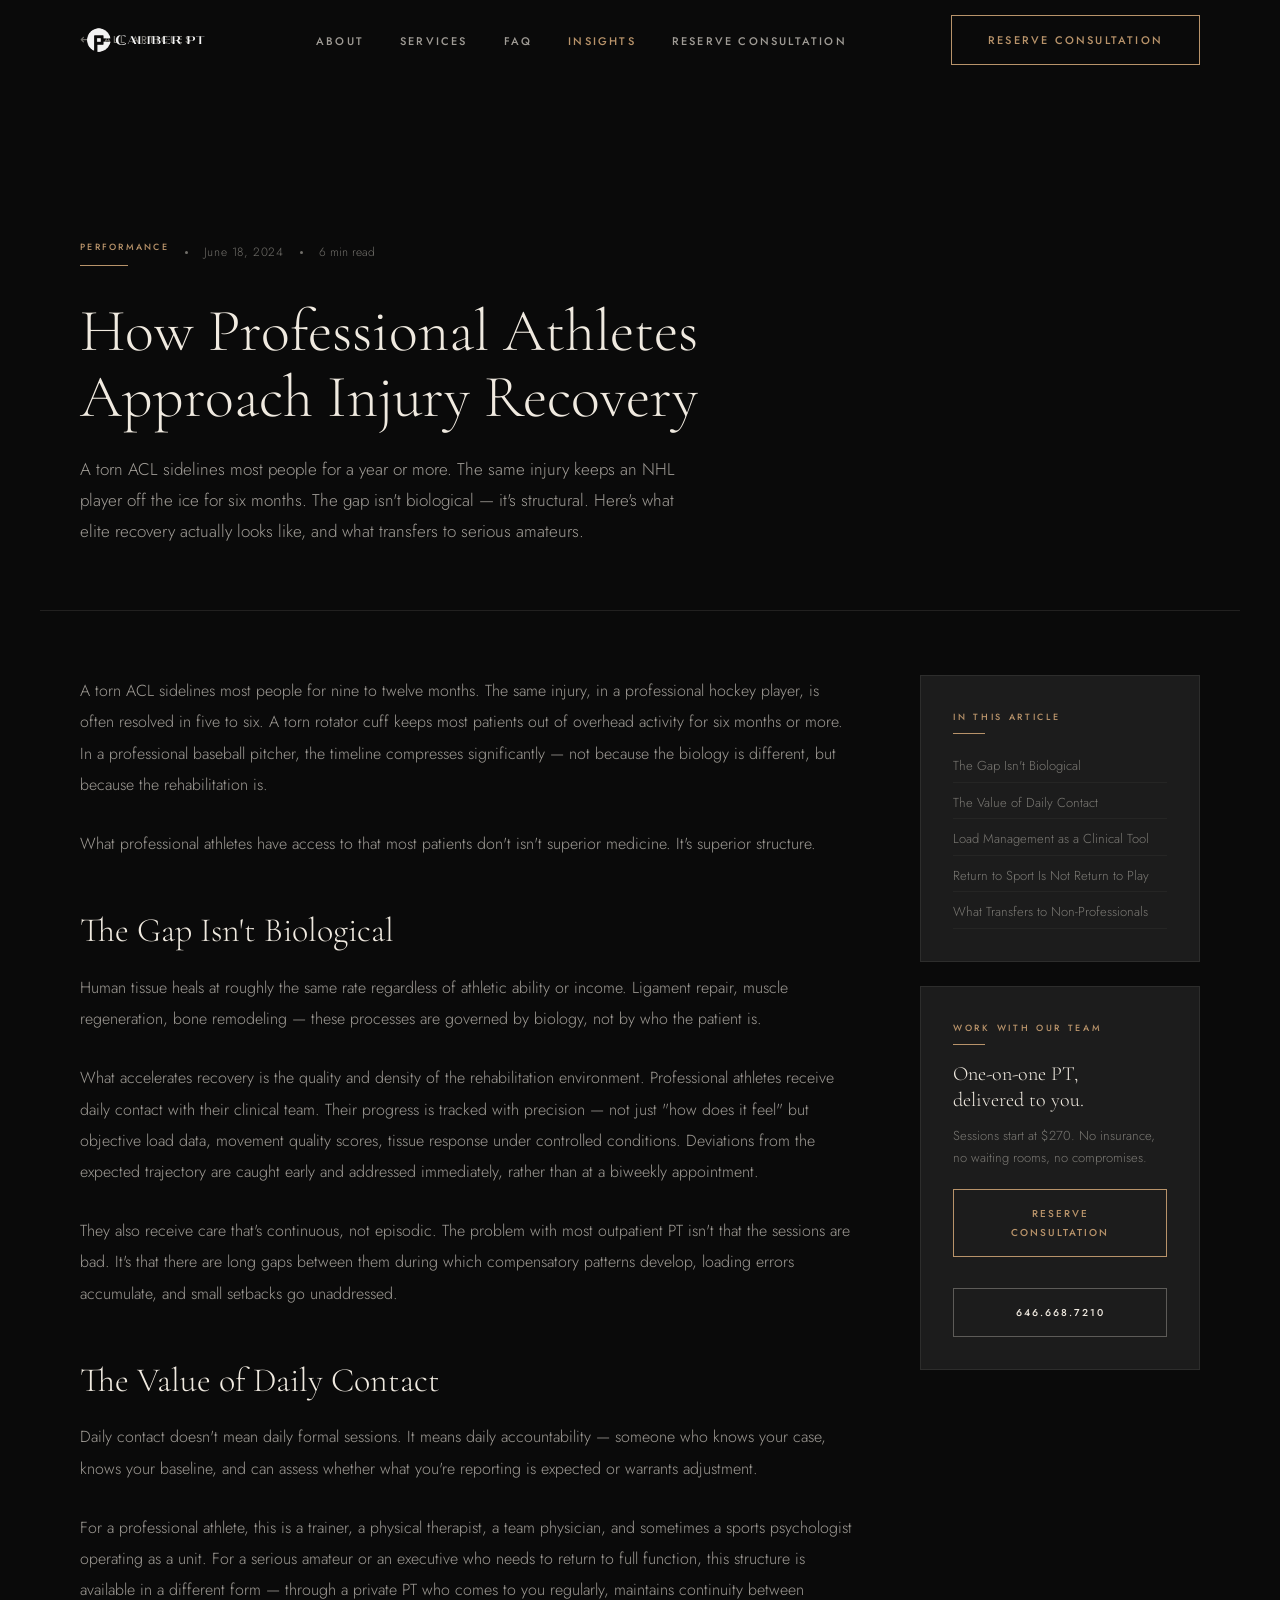
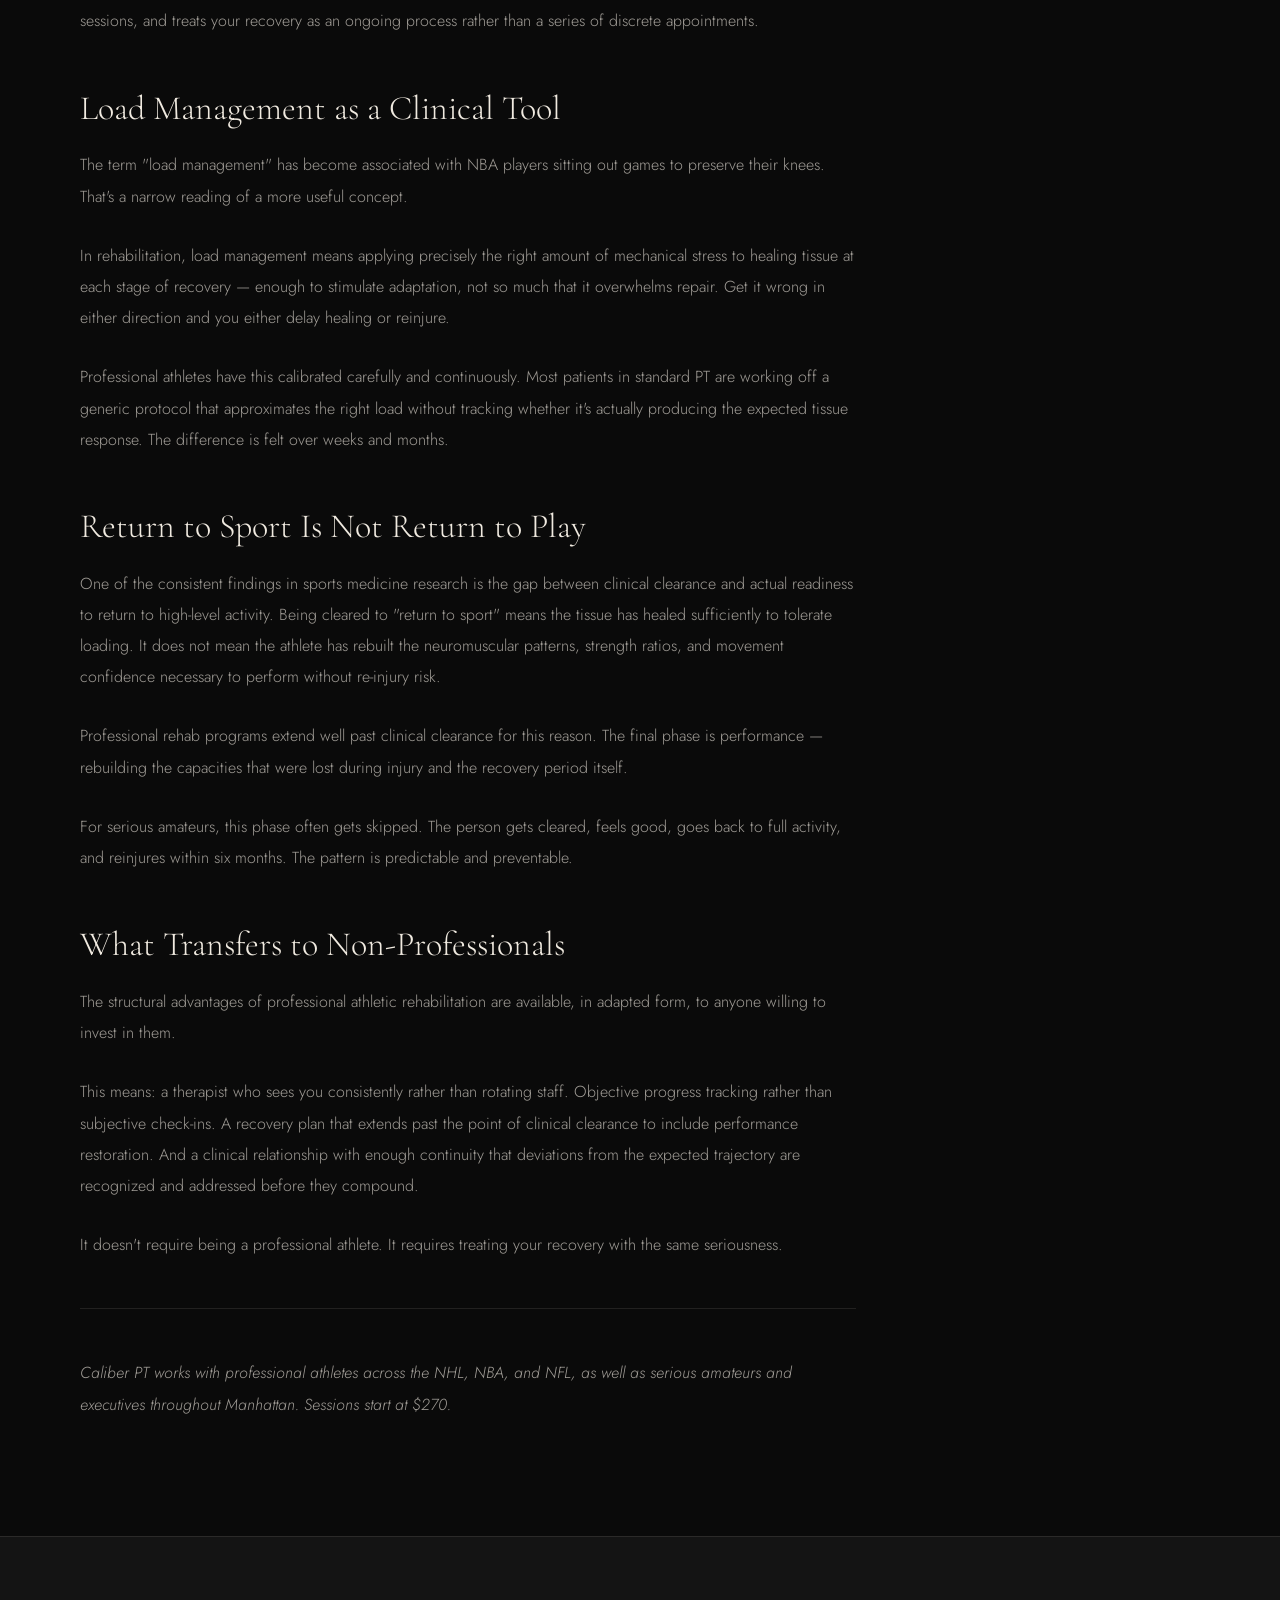
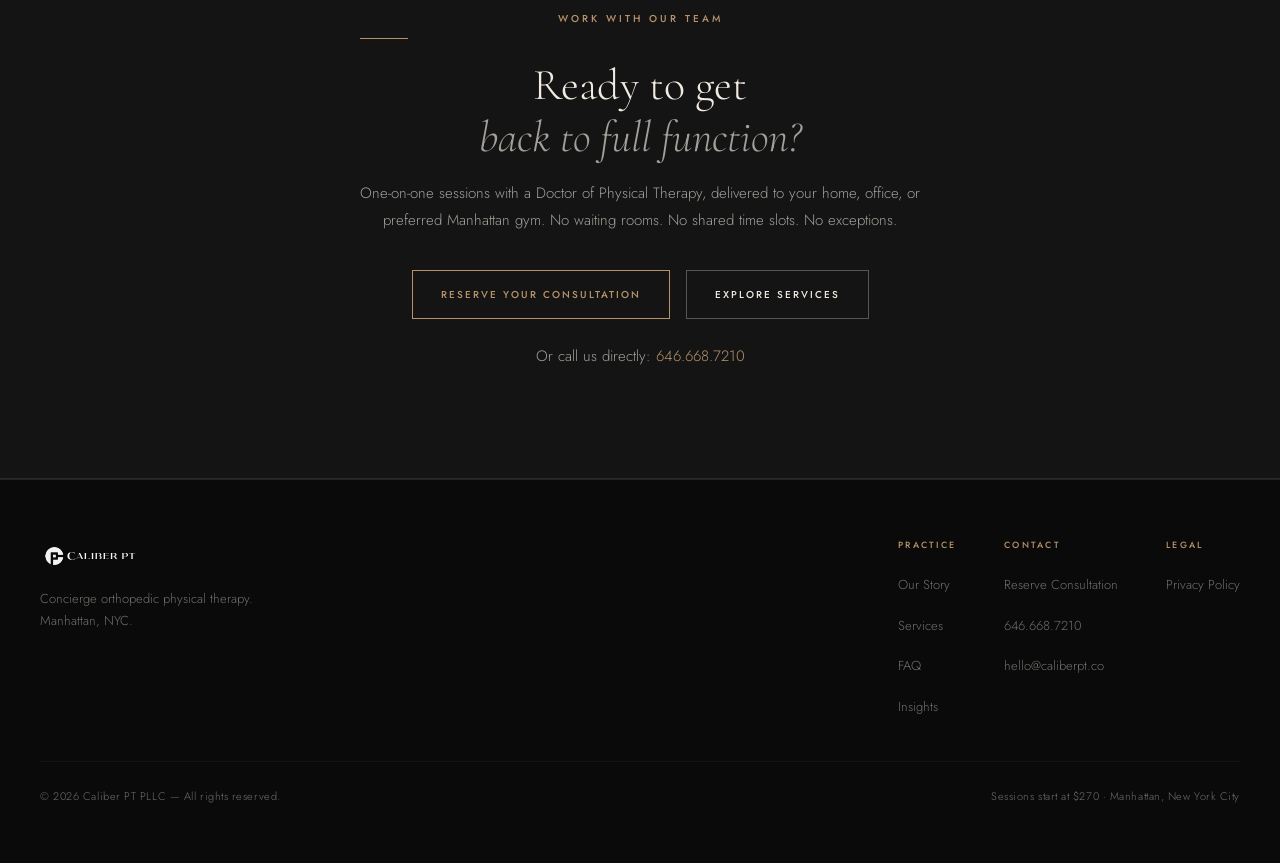
<file: blog/how-athletes-recover/index.html>
<!DOCTYPE html>
<html lang="en">
<head>
  <meta charset="UTF-8"><meta name="viewport" content="width=device-width, initial-scale=1">
  <meta name="theme-color" content="#0A0A0A">
  <title>How Professional Athletes Approach Injury Recovery — Caliber PT</title>
  <meta name="description" content="A torn ACL sidelines most people for a year or more. The same injury keeps an NHL player off the ice for six months. The gap isn't biological — it's structural. Here's what elite recovery actually looks like, and what transfers to serious amateurs.">
  <link rel="canonical" href="https://insights.caliberpt.co/blog/how-athletes-recover">
  <meta property="og:type" content="website">
  <meta property="og:site_name" content="Caliber PT — Insights">
  <meta property="og:title" content="How Professional Athletes Approach Injury Recovery — Caliber PT">
  <meta property="og:description" content="A torn ACL sidelines most people for a year or more. The same injury keeps an NHL player off the ice for six months. The gap isn't biological — it's structural. Here's what elite recovery actually looks like, and what transfers to serious amateurs.">
  <meta property="og:url" content="https://insights.caliberpt.co/blog/how-athletes-recover">
  <meta property="og:locale" content="en_US">
  <script type="application/ld+json">{"@context":"https://schema.org","@type":"LocalBusiness","name":"Caliber PT PLLC","description":"Concierge orthopedic physical therapy serving Manhattan, NYC.","url":"https://caliberpt.co","telephone":"646-668-7210","email":"hello@caliberpt.co","priceRange":"$$$","address":{"@type":"PostalAddress","addressLocality":"Manhattan","addressRegion":"NY","addressCountry":"US"},"geo":{"@type":"GeoCoordinates","latitude":40.7831,"longitude":-73.9712},"areaServed":{"@type":"City","name":"Manhattan"},"sameAs":["https://www.instagram.com/caliberptnyc/"]}</script>
  <script type="application/ld+json">{"@context": "https://schema.org", "@type": "Article", "headline": "How Professional Athletes Approach Injury Recovery", "description": "A torn ACL sidelines most people for a year or more. The same injury keeps an NHL player off the ice for six months. The gap isn't biological \u2014 it's structural. Here's what elite recovery actually looks like, and what transfers to serious amateurs.", "url": "https://insights.caliberpt.co/blog/how-athletes-recover", "datePublished": "2024-06-18", "author": {"@type": "Person", "name": "Dr. Christopher Wong, PT, DPT, CSCS", "url": "https://caliberpt.co/#/about"}, "publisher": {"@type": "Organization", "name": "Caliber PT PLLC", "url": "https://caliberpt.co", "logo": {"@type": "ImageObject", "url": "https://caliberpt.co/caliber_logo.svg"}}, "mainEntityOfPage": {"@type": "WebPage", "@id": "https://insights.caliberpt.co/blog/how-athletes-recover"}}</script>
  <script type="application/ld+json">{"@context": "https://schema.org", "@type": "BreadcrumbList", "itemListElement": [{"@type": "ListItem", "position": 1, "name": "Insights", "item": "https://insights.caliberpt.co"}, {"@type": "ListItem", "position": 2, "name": "How Professional Athletes Approach Injury Recovery", "item": "https://insights.caliberpt.co/blog/how-athletes-recover"}]}</script>
  <link rel="preconnect" href="https://fonts.googleapis.com">
  <link rel="preconnect" href="https://fonts.gstatic.com" crossorigin>
  <link rel="stylesheet" href="/_astro/_slug_.BFA1s-Ub.css">
</head>
<body>
<a href="#main-content" class="skip-link">Skip to content</a><nav class="nav" id="nav" role="navigation" aria-label="Main navigation">
  <div class="nav-inner">
    <a href="https://caliberpt.co" class="nav-logo" aria-label="Caliber PT — return to main site">
      <img src="../../caliber_logo.svg" alt="Caliber PT" style="height:52px;width:auto;display:block;">
    </a>
    <button class="nav-toggle" id="nav-toggle" aria-expanded="false" aria-controls="nav-links" aria-label="Toggle navigation"><span></span><span></span><span></span></button>
    <ul class="nav-links" id="nav-links" role="list">
      <li><a href="https://caliberpt.co/#/about">About</a></li>
      <li><a href="https://caliberpt.co/#/services">Services</a></li>
      <li><a href="https://caliberpt.co/#/faq">FAQ</a></li>
      <li><a href="https://insights.caliberpt.co" class="active">Insights</a></li>
      <li class="nav-cta-mobile-wrap"><a href="https://caliberpt.co/#/contact" class="nav-cta-mobile">Reserve Consultation</a></li>
    </ul>
    <a href="https://caliberpt.co/#/contact" class="nav-cta">Reserve Consultation</a>
  </div>
</nav>
<main id="main-content">
  <div class="back-bar">
    <a href="/" class="back-link" aria-label="Return to all articles">All Articles</a>
  </div>
  <header class="article-hero" aria-label="Article header">
    <div class="article-meta">
      <span class="post-category eyebrow" style="margin-bottom:0">Performance</span>
      <span class="post-meta-dot" aria-hidden="true" style="width:3px;height:3px;border-radius:50%;background:rgba(240,234,224,0.45);display:inline-block"></span>
      <time class="post-date" datetime="2024-06-18" style="font-size:12px;color:rgba(240,234,224,0.45)">June 18, 2024</time>
      <span class="post-meta-dot" aria-hidden="true" style="width:3px;height:3px;border-radius:50%;background:rgba(240,234,224,0.45);display:inline-block"></span>
      <span class="post-read-time" style="font-size:12px;color:rgba(240,234,224,0.45)">6 min read</span>
    </div>
    <h1>How Professional Athletes Approach Injury Recovery</h1>
    <p class="article-description">A torn ACL sidelines most people for a year or more. The same injury keeps an NHL player off the ice for six months. The gap isn't biological — it's structural. Here's what elite recovery actually looks like, and what transfers to serious amateurs.</p>
  </header>
  <div class="article-layout">
    <div class="article-body">
<p>A torn ACL sidelines most people for nine to twelve months. The same injury, in a professional hockey player, is often resolved in five to six. A torn rotator cuff keeps most patients out of overhead activity for six months or more. In a professional baseball pitcher, the timeline compresses significantly — not because the biology is different, but because the rehabilitation is.</p>
<p>What professional athletes have access to that most patients don't isn't superior medicine. It's superior structure.</p>
<h2 id="the-gap">The Gap Isn't Biological</h2>
<p>Human tissue heals at roughly the same rate regardless of athletic ability or income. Ligament repair, muscle regeneration, bone remodeling — these processes are governed by biology, not by who the patient is.</p>
<p>What accelerates recovery is the quality and density of the rehabilitation environment. Professional athletes receive daily contact with their clinical team. Their progress is tracked with precision — not just "how does it feel" but objective load data, movement quality scores, tissue response under controlled conditions. Deviations from the expected trajectory are caught early and addressed immediately, rather than at a biweekly appointment.</p>
<p>They also receive care that's continuous, not episodic. The problem with most outpatient PT isn't that the sessions are bad. It's that there are long gaps between them during which compensatory patterns develop, loading errors accumulate, and small setbacks go unaddressed.</p>
<h2 id="daily-contact">The Value of Daily Contact</h2>
<p>Daily contact doesn't mean daily formal sessions. It means daily accountability — someone who knows your case, knows your baseline, and can assess whether what you're reporting is expected or warrants adjustment.</p>
<p>For a professional athlete, this is a trainer, a physical therapist, a team physician, and sometimes a sports psychologist operating as a unit. For a serious amateur or an executive who needs to return to full function, this structure is available in a different form — through a private PT who comes to you regularly, maintains continuity between sessions, and treats your recovery as an ongoing process rather than a series of discrete appointments.</p>
<h2 id="load-management">Load Management as a Clinical Tool</h2>
<p>The term "load management" has become associated with NBA players sitting out games to preserve their knees. That's a narrow reading of a more useful concept.</p>
<p>In rehabilitation, load management means applying precisely the right amount of mechanical stress to healing tissue at each stage of recovery — enough to stimulate adaptation, not so much that it overwhelms repair. Get it wrong in either direction and you either delay healing or reinjure.</p>
<p>Professional athletes have this calibrated carefully and continuously. Most patients in standard PT are working off a generic protocol that approximates the right load without tracking whether it's actually producing the expected tissue response. The difference is felt over weeks and months.</p>
<h2 id="return-to-sport">Return to Sport Is Not Return to Play</h2>
<p>One of the consistent findings in sports medicine research is the gap between clinical clearance and actual readiness to return to high-level activity. Being cleared to "return to sport" means the tissue has healed sufficiently to tolerate loading. It does not mean the athlete has rebuilt the neuromuscular patterns, strength ratios, and movement confidence necessary to perform without re-injury risk.</p>
<p>Professional rehab programs extend well past clinical clearance for this reason. The final phase is performance — rebuilding the capacities that were lost during injury and the recovery period itself.</p>
<p>For serious amateurs, this phase often gets skipped. The person gets cleared, feels good, goes back to full activity, and reinjures within six months. The pattern is predictable and preventable.</p>
<h2 id="what-transfers">What Transfers to Non-Professionals</h2>
<p>The structural advantages of professional athletic rehabilitation are available, in adapted form, to anyone willing to invest in them.</p>
<p>This means: a therapist who sees you consistently rather than rotating staff. Objective progress tracking rather than subjective check-ins. A recovery plan that extends past the point of clinical clearance to include performance restoration. And a clinical relationship with enough continuity that deviations from the expected trajectory are recognized and addressed before they compound.</p>
<p>It doesn't require being a professional athlete. It requires treating your recovery with the same seriousness.</p>
<hr>
<p><em>Caliber PT works with professional athletes across the NHL, NBA, and NFL, as well as serious amateurs and executives throughout Manhattan. Sessions start at $270.</em></p>
    </div>
<aside class="article-sidebar" aria-label="Article sidebar">
  <div class="sidebar-card">
    <span class="sidebar-label">In This Article</span>
    <ul class="sidebar-toc" role="list">
      <li><a href="#the-gap">The Gap Isn't Biological</a></li>
<li><a href="#daily-contact">The Value of Daily Contact</a></li>
<li><a href="#load-management">Load Management as a Clinical Tool</a></li>
<li><a href="#return-to-sport">Return to Sport Is Not Return to Play</a></li>
<li><a href="#what-transfers">What Transfers to Non-Professionals</a></li>
    </ul>
  </div>
  <div class="sidebar-card">
    <span class="sidebar-label">Work With Our Team</span>
    <p class="sidebar-cta-heading">One-on-one PT,<br>delivered to you.</p>
    <p class="sidebar-cta-text">Sessions start at $270. No insurance, no waiting rooms, no compromises.</p>
    <a href="https://caliberpt.co/#/contact" class="btn-gold">Reserve Consultation</a>
    <br><br>
    <a href="tel:6466687210" class="btn-cream">646.668.7210</a>
  </div>
</aside>
  </div>
</main>
<section class="article-cta" aria-label="Call to action">
  <div class="article-cta-inner">
    <span class="eyebrow">Work With Our Team</span>
    <h2>Ready to get<br><em>back to full function?</em></h2>
    <p>One-on-one sessions with a Doctor of Physical Therapy, delivered to your home, office, or preferred Manhattan gym. No waiting rooms. No shared time slots. No exceptions.</p>
    <div class="cta-btn-group">
      <a href="https://caliberpt.co/#/contact" class="btn-gold">Reserve Your Consultation</a>
      <a href="https://caliberpt.co/#/services" class="btn-cream">Explore Services</a>
    </div>
    <p class="cta-contact-line">Or call us directly: <a href="tel:6466687210">646.668.7210</a></p>
  </div>
</section>
<footer role="contentinfo">
  <div class="footer-inner">
    <div>
      <div class="footer-brand"><img src="../../caliber_logo.svg" alt="Caliber PT" style="height:40px;width:auto;display:block;margin-bottom:12px;"></div>
      <p class="footer-tagline">Concierge orthopedic physical therapy. Manhattan, NYC.</p>
    </div>
    <div class="footer-links">
      <div class="footer-col"><span class="footer-col-label">Practice</span>
        <ul role="list">
          <li><a href="https://caliberpt.co/#/about">Our Story</a></li>
          <li><a href="https://caliberpt.co/#/services">Services</a></li>
          <li><a href="https://caliberpt.co/#/faq">FAQ</a></li>
          <li><a href="https://insights.caliberpt.co">Insights</a></li>
        </ul>
      </div>
      <div class="footer-col"><span class="footer-col-label">Contact</span>
        <ul role="list">
          <li><a href="https://caliberpt.co/#/contact">Reserve Consultation</a></li>
          <li><a href="tel:6466687210">646.668.7210</a></li>
          <li><a href="mailto:hello@caliberpt.co">hello@caliberpt.co</a></li>
        </ul>
      </div>
      <div class="footer-col"><span class="footer-col-label">Legal</span>
        <ul role="list"><li><a href="https://caliberpt.co/#/privacy">Privacy Policy</a></li></ul>
      </div>
    </div>
  </div>
  <div class="footer-inner footer-bottom">
    <p>© 2026 Caliber PT PLLC — All rights reserved.</p>
    <p>Sessions start at $270 · Manhattan, New York City</p>
  </div>
</footer>
<script>
document.addEventListener('DOMContentLoaded', function() {
  var nav = document.getElementById('nav');
  window.addEventListener('scroll', function() {
    if (window.scrollY > 40) { nav && nav.classList.add('scrolled'); }
    else { nav && nav.classList.remove('scrolled'); }
  }, { passive: true });
  var toggle = document.getElementById('nav-toggle');
  var links = document.getElementById('nav-links');
  if (toggle) {
    toggle.addEventListener('click', function() {
      var isOpen = links && links.classList.toggle('open');
      toggle.setAttribute('aria-expanded', String(isOpen));
    });
  }
  var fadeEls = document.querySelectorAll('.fade-up');
  if ('IntersectionObserver' in window) {
    var obs = new IntersectionObserver(function(entries) {
      entries.forEach(function(e) {
        if (e.isIntersecting) { e.target.classList.add('visible'); obs.unobserve(e.target); }
      });
    }, { threshold: 0.08, rootMargin: '0px 0px -30px 0px' });
    fadeEls.forEach(function(el) { obs.observe(el); });
  } else {
    fadeEls.forEach(function(el) { el.classList.add('visible'); });
  }
});
</script>
</body></html>
</file>
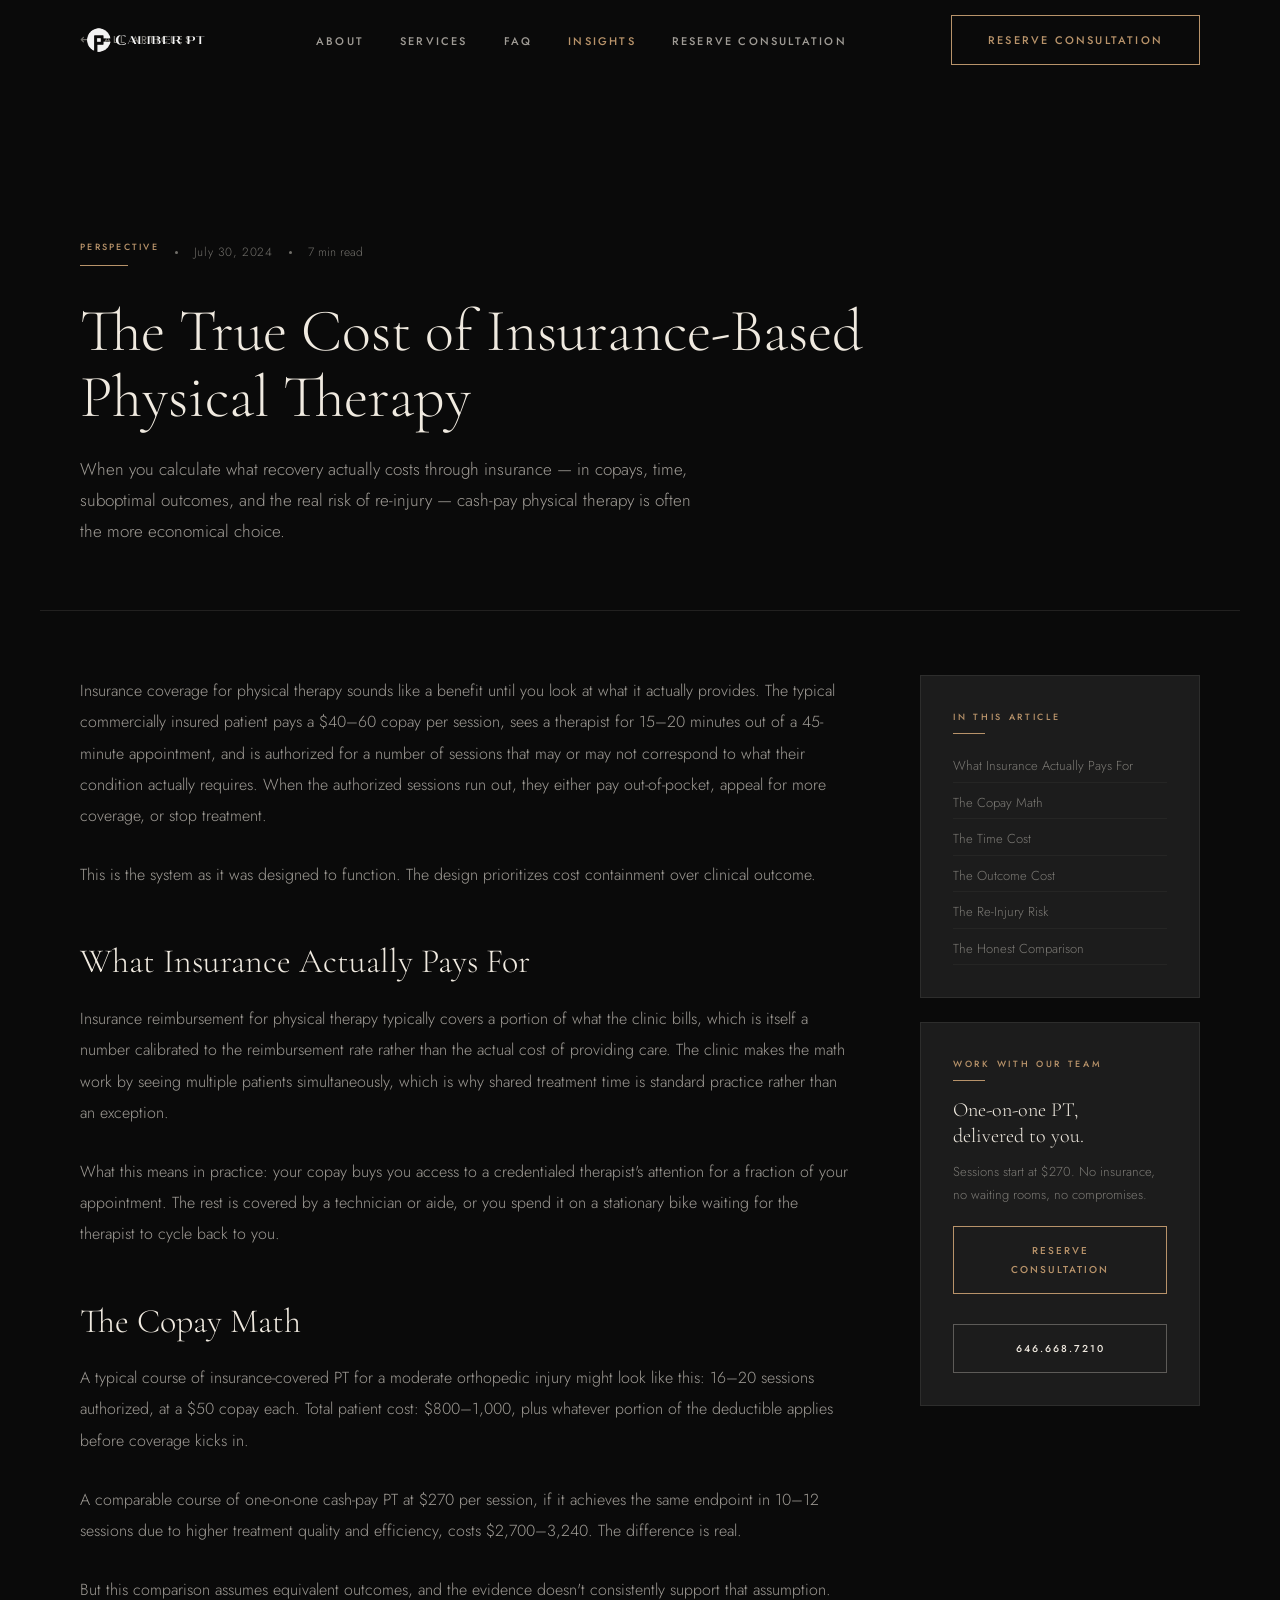
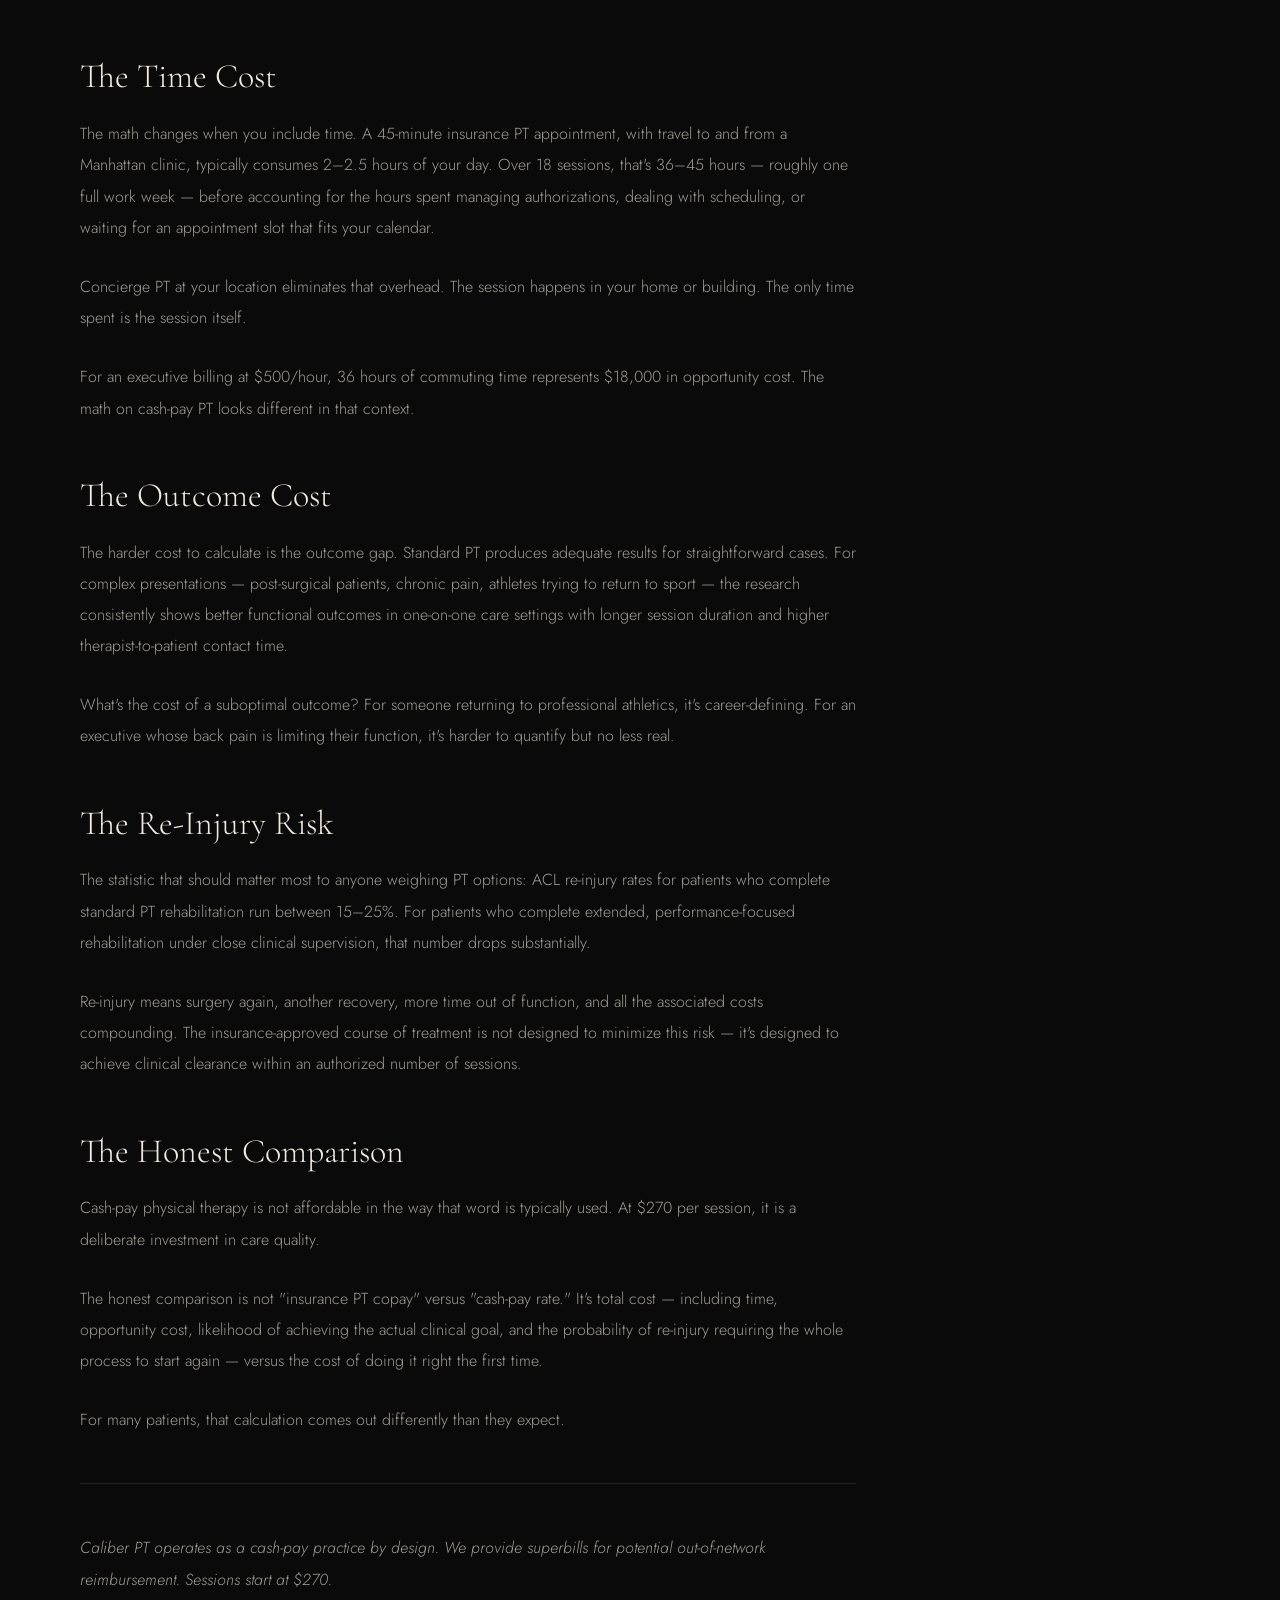
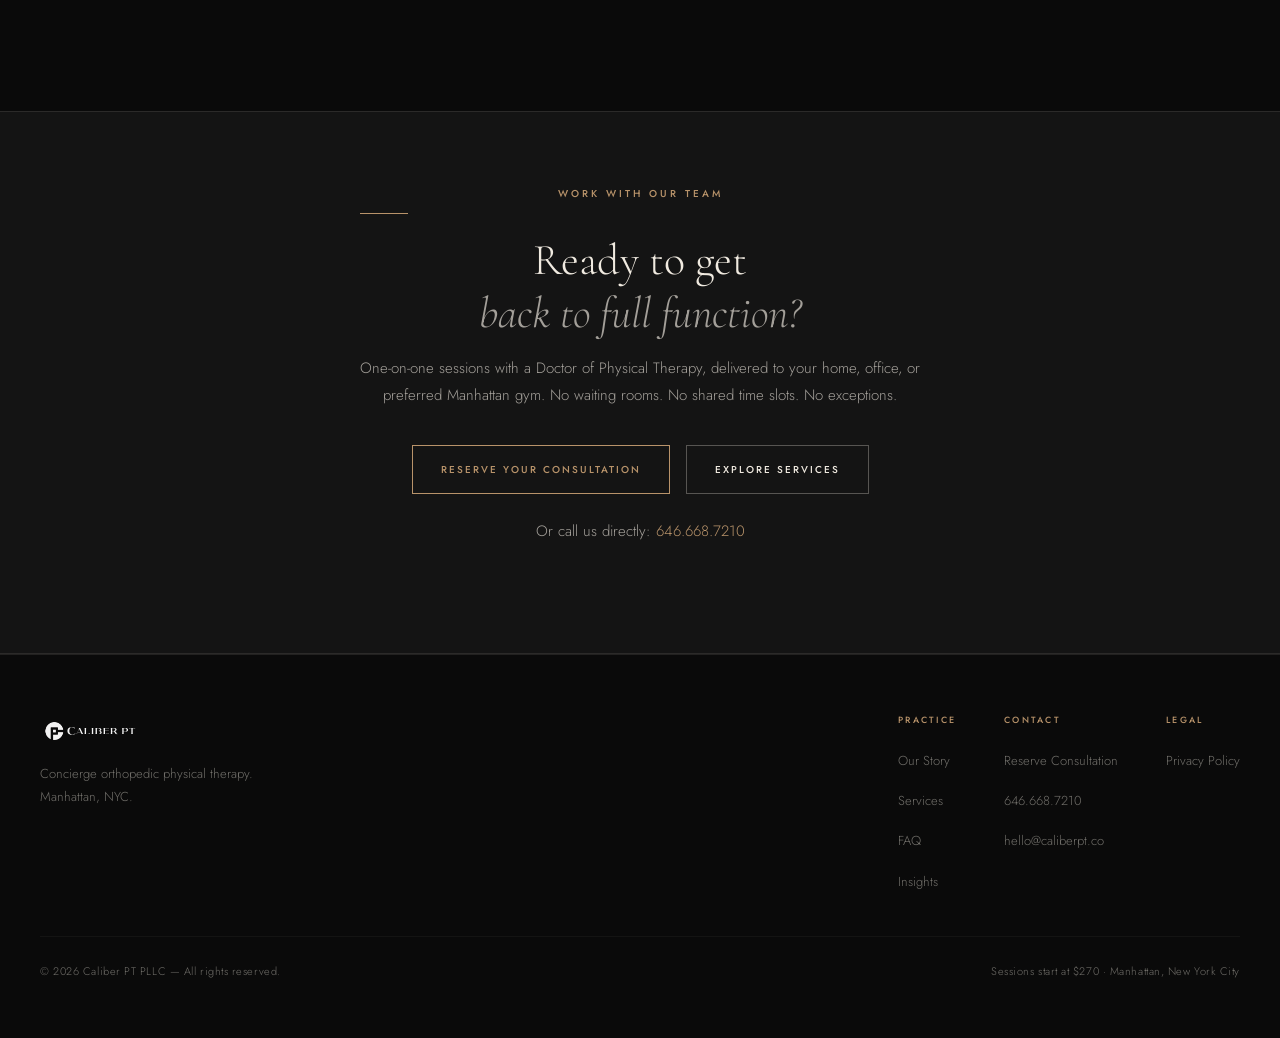
<file: blog/true-cost-of-insurance-pt/index.html>
<!DOCTYPE html>
<html lang="en">
<head>
  <meta charset="UTF-8"><meta name="viewport" content="width=device-width, initial-scale=1">
  <meta name="theme-color" content="#0A0A0A">
  <title>The True Cost of Insurance-Based Physical Therapy — Caliber PT</title>
  <meta name="description" content="When you calculate what recovery actually costs through insurance — in copays, time, suboptimal outcomes, and the real risk of re-injury — cash-pay physical therapy is often the more economical choice.">
  <link rel="canonical" href="https://insights.caliberpt.co/blog/true-cost-of-insurance-pt">
  <meta property="og:type" content="website">
  <meta property="og:site_name" content="Caliber PT — Insights">
  <meta property="og:title" content="The True Cost of Insurance-Based Physical Therapy — Caliber PT">
  <meta property="og:description" content="When you calculate what recovery actually costs through insurance — in copays, time, suboptimal outcomes, and the real risk of re-injury — cash-pay physical therapy is often the more economical choice.">
  <meta property="og:url" content="https://insights.caliberpt.co/blog/true-cost-of-insurance-pt">
  <meta property="og:locale" content="en_US">
  <script type="application/ld+json">{"@context":"https://schema.org","@type":"LocalBusiness","name":"Caliber PT PLLC","description":"Concierge orthopedic physical therapy serving Manhattan, NYC.","url":"https://caliberpt.co","telephone":"646-668-7210","email":"hello@caliberpt.co","priceRange":"$$$","address":{"@type":"PostalAddress","addressLocality":"Manhattan","addressRegion":"NY","addressCountry":"US"},"geo":{"@type":"GeoCoordinates","latitude":40.7831,"longitude":-73.9712},"areaServed":{"@type":"City","name":"Manhattan"},"sameAs":["https://www.instagram.com/caliberptnyc/"]}</script>
  <script type="application/ld+json">{"@context": "https://schema.org", "@type": "Article", "headline": "The True Cost of Insurance-Based Physical Therapy", "description": "When you calculate what recovery actually costs through insurance \u2014 in copays, time, suboptimal outcomes, and the real risk of re-injury \u2014 cash-pay physical therapy is often the more economical choice.", "url": "https://insights.caliberpt.co/blog/true-cost-of-insurance-pt", "datePublished": "2024-07-30", "author": {"@type": "Person", "name": "Dr. Christopher Wong, PT, DPT, CSCS", "url": "https://caliberpt.co/#/about"}, "publisher": {"@type": "Organization", "name": "Caliber PT PLLC", "url": "https://caliberpt.co", "logo": {"@type": "ImageObject", "url": "https://caliberpt.co/caliber_logo.svg"}}, "mainEntityOfPage": {"@type": "WebPage", "@id": "https://insights.caliberpt.co/blog/true-cost-of-insurance-pt"}}</script>
  <script type="application/ld+json">{"@context": "https://schema.org", "@type": "BreadcrumbList", "itemListElement": [{"@type": "ListItem", "position": 1, "name": "Insights", "item": "https://insights.caliberpt.co"}, {"@type": "ListItem", "position": 2, "name": "The True Cost of Insurance-Based Physical Therapy", "item": "https://insights.caliberpt.co/blog/true-cost-of-insurance-pt"}]}</script>
  <link rel="preconnect" href="https://fonts.googleapis.com">
  <link rel="preconnect" href="https://fonts.gstatic.com" crossorigin>
  <link rel="stylesheet" href="/_astro/_slug_.BFA1s-Ub.css">
</head>
<body>
<a href="#main-content" class="skip-link">Skip to content</a><nav class="nav" id="nav" role="navigation" aria-label="Main navigation">
  <div class="nav-inner">
    <a href="https://caliberpt.co" class="nav-logo" aria-label="Caliber PT — return to main site">
      <img src="../../caliber_logo.svg" alt="Caliber PT" style="height:52px;width:auto;display:block;">
    </a>
    <button class="nav-toggle" id="nav-toggle" aria-expanded="false" aria-controls="nav-links" aria-label="Toggle navigation"><span></span><span></span><span></span></button>
    <ul class="nav-links" id="nav-links" role="list">
      <li><a href="https://caliberpt.co/#/about">About</a></li>
      <li><a href="https://caliberpt.co/#/services">Services</a></li>
      <li><a href="https://caliberpt.co/#/faq">FAQ</a></li>
      <li><a href="https://insights.caliberpt.co" class="active">Insights</a></li>
      <li class="nav-cta-mobile-wrap"><a href="https://caliberpt.co/#/contact" class="nav-cta-mobile">Reserve Consultation</a></li>
    </ul>
    <a href="https://caliberpt.co/#/contact" class="nav-cta">Reserve Consultation</a>
  </div>
</nav>
<main id="main-content">
  <div class="back-bar">
    <a href="/" class="back-link" aria-label="Return to all articles">All Articles</a>
  </div>
  <header class="article-hero" aria-label="Article header">
    <div class="article-meta">
      <span class="post-category eyebrow" style="margin-bottom:0">Perspective</span>
      <span class="post-meta-dot" aria-hidden="true" style="width:3px;height:3px;border-radius:50%;background:rgba(240,234,224,0.45);display:inline-block"></span>
      <time class="post-date" datetime="2024-07-30" style="font-size:12px;color:rgba(240,234,224,0.45)">July 30, 2024</time>
      <span class="post-meta-dot" aria-hidden="true" style="width:3px;height:3px;border-radius:50%;background:rgba(240,234,224,0.45);display:inline-block"></span>
      <span class="post-read-time" style="font-size:12px;color:rgba(240,234,224,0.45)">7 min read</span>
    </div>
    <h1>The True Cost of Insurance-Based Physical Therapy</h1>
    <p class="article-description">When you calculate what recovery actually costs through insurance — in copays, time, suboptimal outcomes, and the real risk of re-injury — cash-pay physical therapy is often the more economical choice.</p>
  </header>
  <div class="article-layout">
    <div class="article-body">
<p>Insurance coverage for physical therapy sounds like a benefit until you look at what it actually provides. The typical commercially insured patient pays a $40–60 copay per session, sees a therapist for 15–20 minutes out of a 45-minute appointment, and is authorized for a number of sessions that may or may not correspond to what their condition actually requires. When the authorized sessions run out, they either pay out-of-pocket, appeal for more coverage, or stop treatment.</p>
<p>This is the system as it was designed to function. The design prioritizes cost containment over clinical outcome.</p>
<h2 id="what-insurance-pays">What Insurance Actually Pays For</h2>
<p>Insurance reimbursement for physical therapy typically covers a portion of what the clinic bills, which is itself a number calibrated to the reimbursement rate rather than the actual cost of providing care. The clinic makes the math work by seeing multiple patients simultaneously, which is why shared treatment time is standard practice rather than an exception.</p>
<p>What this means in practice: your copay buys you access to a credentialed therapist's attention for a fraction of your appointment. The rest is covered by a technician or aide, or you spend it on a stationary bike waiting for the therapist to cycle back to you.</p>
<h2 id="the-copay-math">The Copay Math</h2>
<p>A typical course of insurance-covered PT for a moderate orthopedic injury might look like this: 16–20 sessions authorized, at a $50 copay each. Total patient cost: $800–1,000, plus whatever portion of the deductible applies before coverage kicks in.</p>
<p>A comparable course of one-on-one cash-pay PT at $270 per session, if it achieves the same endpoint in 10–12 sessions due to higher treatment quality and efficiency, costs $2,700–3,240. The difference is real.</p>
<p>But this comparison assumes equivalent outcomes, and the evidence doesn't consistently support that assumption.</p>
<h2 id="the-time-cost">The Time Cost</h2>
<p>The math changes when you include time. A 45-minute insurance PT appointment, with travel to and from a Manhattan clinic, typically consumes 2–2.5 hours of your day. Over 18 sessions, that's 36–45 hours — roughly one full work week — before accounting for the hours spent managing authorizations, dealing with scheduling, or waiting for an appointment slot that fits your calendar.</p>
<p>Concierge PT at your location eliminates that overhead. The session happens in your home or building. The only time spent is the session itself.</p>
<p>For an executive billing at $500/hour, 36 hours of commuting time represents $18,000 in opportunity cost. The math on cash-pay PT looks different in that context.</p>
<h2 id="the-outcome-cost">The Outcome Cost</h2>
<p>The harder cost to calculate is the outcome gap. Standard PT produces adequate results for straightforward cases. For complex presentations — post-surgical patients, chronic pain, athletes trying to return to sport — the research consistently shows better functional outcomes in one-on-one care settings with longer session duration and higher therapist-to-patient contact time.</p>
<p>What's the cost of a suboptimal outcome? For someone returning to professional athletics, it's career-defining. For an executive whose back pain is limiting their function, it's harder to quantify but no less real.</p>
<h2 id="re-injury">The Re-Injury Risk</h2>
<p>The statistic that should matter most to anyone weighing PT options: ACL re-injury rates for patients who complete standard PT rehabilitation run between 15–25%. For patients who complete extended, performance-focused rehabilitation under close clinical supervision, that number drops substantially.</p>
<p>Re-injury means surgery again, another recovery, more time out of function, and all the associated costs compounding. The insurance-approved course of treatment is not designed to minimize this risk — it's designed to achieve clinical clearance within an authorized number of sessions.</p>
<h2 id="the-comparison">The Honest Comparison</h2>
<p>Cash-pay physical therapy is not affordable in the way that word is typically used. At $270 per session, it is a deliberate investment in care quality.</p>
<p>The honest comparison is not "insurance PT copay" versus "cash-pay rate." It's total cost — including time, opportunity cost, likelihood of achieving the actual clinical goal, and the probability of re-injury requiring the whole process to start again — versus the cost of doing it right the first time.</p>
<p>For many patients, that calculation comes out differently than they expect.</p>
<hr>
<p><em>Caliber PT operates as a cash-pay practice by design. We provide superbills for potential out-of-network reimbursement. Sessions start at $270.</em></p>
    </div>
<aside class="article-sidebar" aria-label="Article sidebar">
  <div class="sidebar-card">
    <span class="sidebar-label">In This Article</span>
    <ul class="sidebar-toc" role="list">
      <li><a href="#what-insurance-pays">What Insurance Actually Pays For</a></li>
<li><a href="#the-copay-math">The Copay Math</a></li>
<li><a href="#the-time-cost">The Time Cost</a></li>
<li><a href="#the-outcome-cost">The Outcome Cost</a></li>
<li><a href="#re-injury">The Re-Injury Risk</a></li>
<li><a href="#the-comparison">The Honest Comparison</a></li>
    </ul>
  </div>
  <div class="sidebar-card">
    <span class="sidebar-label">Work With Our Team</span>
    <p class="sidebar-cta-heading">One-on-one PT,<br>delivered to you.</p>
    <p class="sidebar-cta-text">Sessions start at $270. No insurance, no waiting rooms, no compromises.</p>
    <a href="https://caliberpt.co/#/contact" class="btn-gold">Reserve Consultation</a>
    <br><br>
    <a href="tel:6466687210" class="btn-cream">646.668.7210</a>
  </div>
</aside>
  </div>
</main>
<section class="article-cta" aria-label="Call to action">
  <div class="article-cta-inner">
    <span class="eyebrow">Work With Our Team</span>
    <h2>Ready to get<br><em>back to full function?</em></h2>
    <p>One-on-one sessions with a Doctor of Physical Therapy, delivered to your home, office, or preferred Manhattan gym. No waiting rooms. No shared time slots. No exceptions.</p>
    <div class="cta-btn-group">
      <a href="https://caliberpt.co/#/contact" class="btn-gold">Reserve Your Consultation</a>
      <a href="https://caliberpt.co/#/services" class="btn-cream">Explore Services</a>
    </div>
    <p class="cta-contact-line">Or call us directly: <a href="tel:6466687210">646.668.7210</a></p>
  </div>
</section>
<footer role="contentinfo">
  <div class="footer-inner">
    <div>
      <div class="footer-brand"><img src="../../caliber_logo.svg" alt="Caliber PT" style="height:40px;width:auto;display:block;margin-bottom:12px;"></div>
      <p class="footer-tagline">Concierge orthopedic physical therapy. Manhattan, NYC.</p>
    </div>
    <div class="footer-links">
      <div class="footer-col"><span class="footer-col-label">Practice</span>
        <ul role="list">
          <li><a href="https://caliberpt.co/#/about">Our Story</a></li>
          <li><a href="https://caliberpt.co/#/services">Services</a></li>
          <li><a href="https://caliberpt.co/#/faq">FAQ</a></li>
          <li><a href="https://insights.caliberpt.co">Insights</a></li>
        </ul>
      </div>
      <div class="footer-col"><span class="footer-col-label">Contact</span>
        <ul role="list">
          <li><a href="https://caliberpt.co/#/contact">Reserve Consultation</a></li>
          <li><a href="tel:6466687210">646.668.7210</a></li>
          <li><a href="mailto:hello@caliberpt.co">hello@caliberpt.co</a></li>
        </ul>
      </div>
      <div class="footer-col"><span class="footer-col-label">Legal</span>
        <ul role="list"><li><a href="https://caliberpt.co/#/privacy">Privacy Policy</a></li></ul>
      </div>
    </div>
  </div>
  <div class="footer-inner footer-bottom">
    <p>© 2026 Caliber PT PLLC — All rights reserved.</p>
    <p>Sessions start at $270 · Manhattan, New York City</p>
  </div>
</footer>
<script>
document.addEventListener('DOMContentLoaded', function() {
  var nav = document.getElementById('nav');
  window.addEventListener('scroll', function() {
    if (window.scrollY > 40) { nav && nav.classList.add('scrolled'); }
    else { nav && nav.classList.remove('scrolled'); }
  }, { passive: true });
  var toggle = document.getElementById('nav-toggle');
  var links = document.getElementById('nav-links');
  if (toggle) {
    toggle.addEventListener('click', function() {
      var isOpen = links && links.classList.toggle('open');
      toggle.setAttribute('aria-expanded', String(isOpen));
    });
  }
  var fadeEls = document.querySelectorAll('.fade-up');
  if ('IntersectionObserver' in window) {
    var obs = new IntersectionObserver(function(entries) {
      entries.forEach(function(e) {
        if (e.isIntersecting) { e.target.classList.add('visible'); obs.unobserve(e.target); }
      });
    }, { threshold: 0.08, rootMargin: '0px 0px -30px 0px' });
    fadeEls.forEach(function(el) { obs.observe(el); });
  } else {
    fadeEls.forEach(function(el) { el.classList.add('visible'); });
  }
});
</script>
</body></html>
</file>
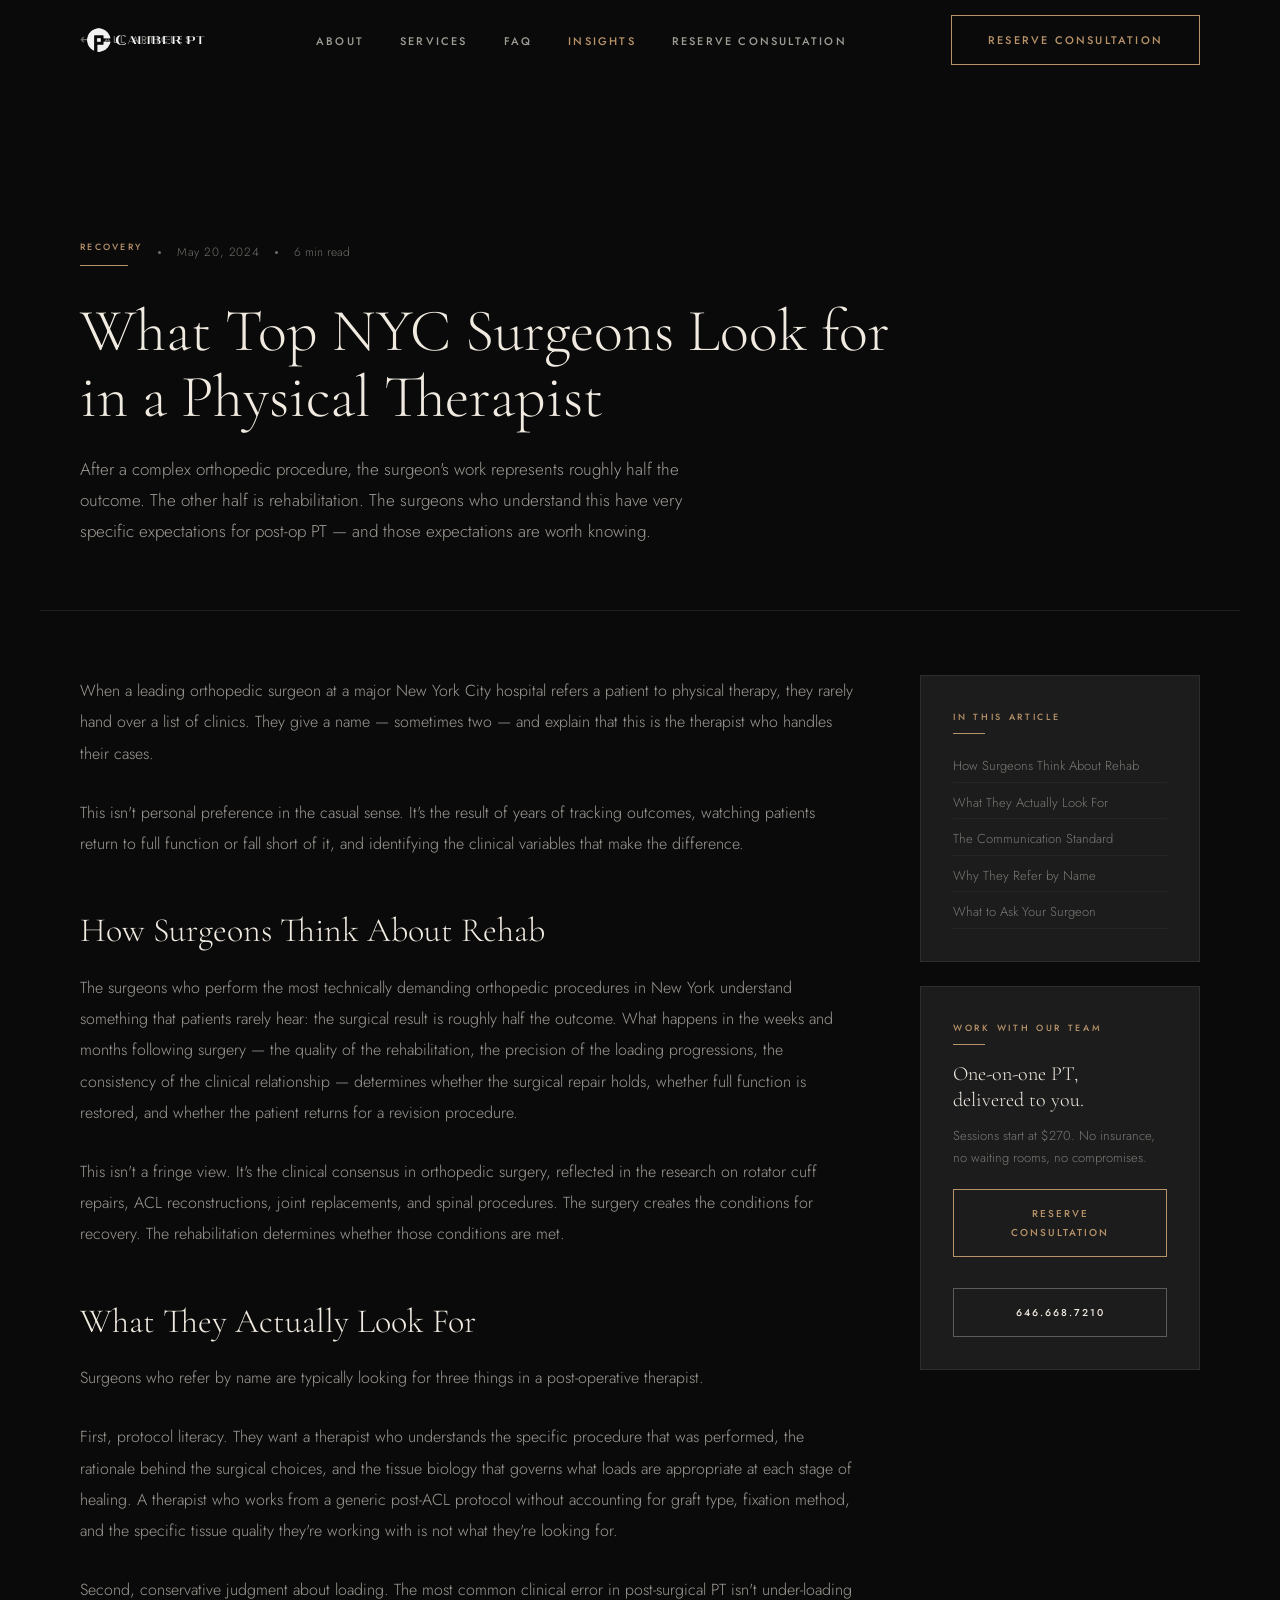
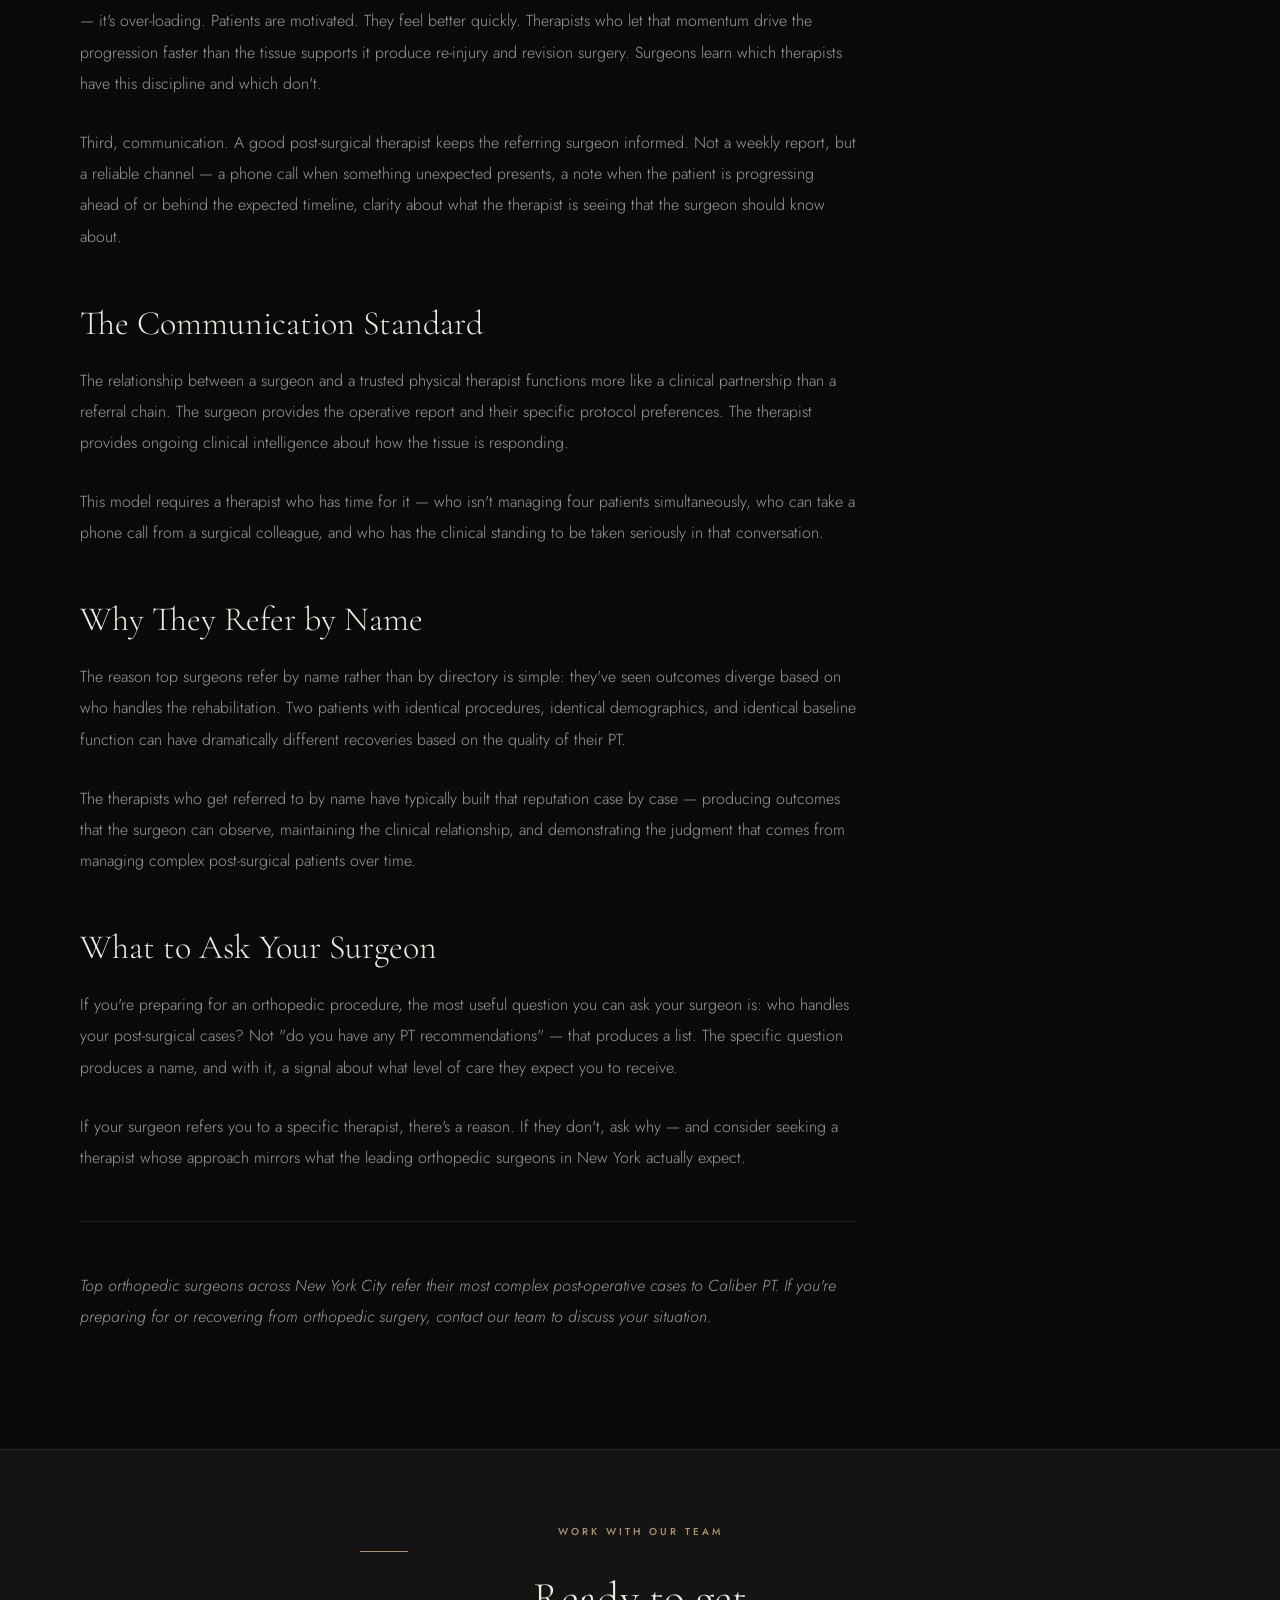
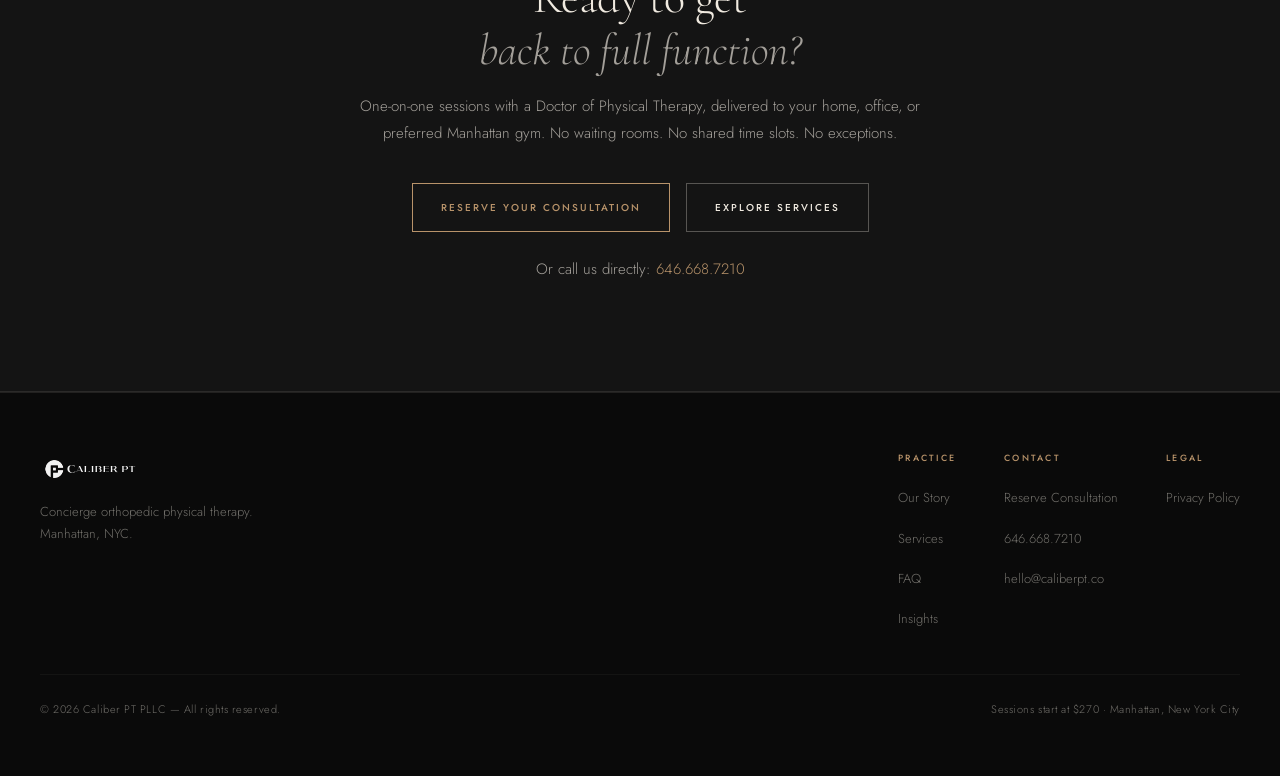
<file: blog/what-surgeons-expect/index.html>
<!DOCTYPE html>
<html lang="en">
<head>
  <meta charset="UTF-8"><meta name="viewport" content="width=device-width, initial-scale=1">
  <meta name="theme-color" content="#0A0A0A">
  <title>What Top NYC Surgeons Look for in a Physical Therapist — Caliber PT</title>
  <meta name="description" content="After a complex orthopedic procedure, the surgeon's work represents roughly half the outcome. The other half is rehabilitation. The surgeons who understand this have very specific expectations for post-op PT — and those expectations are worth knowing.">
  <link rel="canonical" href="https://insights.caliberpt.co/blog/what-surgeons-expect">
  <meta property="og:type" content="website">
  <meta property="og:site_name" content="Caliber PT — Insights">
  <meta property="og:title" content="What Top NYC Surgeons Look for in a Physical Therapist — Caliber PT">
  <meta property="og:description" content="After a complex orthopedic procedure, the surgeon's work represents roughly half the outcome. The other half is rehabilitation. The surgeons who understand this have very specific expectations for post-op PT — and those expectations are worth knowing.">
  <meta property="og:url" content="https://insights.caliberpt.co/blog/what-surgeons-expect">
  <meta property="og:locale" content="en_US">
  <script type="application/ld+json">{"@context":"https://schema.org","@type":"LocalBusiness","name":"Caliber PT PLLC","description":"Concierge orthopedic physical therapy serving Manhattan, NYC.","url":"https://caliberpt.co","telephone":"646-668-7210","email":"hello@caliberpt.co","priceRange":"$$$","address":{"@type":"PostalAddress","addressLocality":"Manhattan","addressRegion":"NY","addressCountry":"US"},"geo":{"@type":"GeoCoordinates","latitude":40.7831,"longitude":-73.9712},"areaServed":{"@type":"City","name":"Manhattan"},"sameAs":["https://www.instagram.com/caliberptnyc/"]}</script>
  <script type="application/ld+json">{"@context": "https://schema.org", "@type": "Article", "headline": "What Top NYC Surgeons Look for in a Physical Therapist", "description": "After a complex orthopedic procedure, the surgeon's work represents roughly half the outcome. The other half is rehabilitation. The surgeons who understand this have very specific expectations for post-op PT \u2014 and those expectations are worth knowing.", "url": "https://insights.caliberpt.co/blog/what-surgeons-expect", "datePublished": "2024-05-20", "author": {"@type": "Person", "name": "Dr. Christopher Wong, PT, DPT, CSCS", "url": "https://caliberpt.co/#/about"}, "publisher": {"@type": "Organization", "name": "Caliber PT PLLC", "url": "https://caliberpt.co", "logo": {"@type": "ImageObject", "url": "https://caliberpt.co/caliber_logo.svg"}}, "mainEntityOfPage": {"@type": "WebPage", "@id": "https://insights.caliberpt.co/blog/what-surgeons-expect"}}</script>
  <script type="application/ld+json">{"@context": "https://schema.org", "@type": "BreadcrumbList", "itemListElement": [{"@type": "ListItem", "position": 1, "name": "Insights", "item": "https://insights.caliberpt.co"}, {"@type": "ListItem", "position": 2, "name": "What Top NYC Surgeons Look for in a Physical Therapist", "item": "https://insights.caliberpt.co/blog/what-surgeons-expect"}]}</script>
  <link rel="preconnect" href="https://fonts.googleapis.com">
  <link rel="preconnect" href="https://fonts.gstatic.com" crossorigin>
  <link rel="stylesheet" href="/_astro/_slug_.BFA1s-Ub.css">
</head>
<body>
<a href="#main-content" class="skip-link">Skip to content</a><nav class="nav" id="nav" role="navigation" aria-label="Main navigation">
  <div class="nav-inner">
    <a href="https://caliberpt.co" class="nav-logo" aria-label="Caliber PT — return to main site">
      <img src="../../caliber_logo.svg" alt="Caliber PT" style="height:52px;width:auto;display:block;">
    </a>
    <button class="nav-toggle" id="nav-toggle" aria-expanded="false" aria-controls="nav-links" aria-label="Toggle navigation"><span></span><span></span><span></span></button>
    <ul class="nav-links" id="nav-links" role="list">
      <li><a href="https://caliberpt.co/#/about">About</a></li>
      <li><a href="https://caliberpt.co/#/services">Services</a></li>
      <li><a href="https://caliberpt.co/#/faq">FAQ</a></li>
      <li><a href="https://insights.caliberpt.co" class="active">Insights</a></li>
      <li class="nav-cta-mobile-wrap"><a href="https://caliberpt.co/#/contact" class="nav-cta-mobile">Reserve Consultation</a></li>
    </ul>
    <a href="https://caliberpt.co/#/contact" class="nav-cta">Reserve Consultation</a>
  </div>
</nav>
<main id="main-content">
  <div class="back-bar">
    <a href="/" class="back-link" aria-label="Return to all articles">All Articles</a>
  </div>
  <header class="article-hero" aria-label="Article header">
    <div class="article-meta">
      <span class="post-category eyebrow" style="margin-bottom:0">Recovery</span>
      <span class="post-meta-dot" aria-hidden="true" style="width:3px;height:3px;border-radius:50%;background:rgba(240,234,224,0.45);display:inline-block"></span>
      <time class="post-date" datetime="2024-05-20" style="font-size:12px;color:rgba(240,234,224,0.45)">May 20, 2024</time>
      <span class="post-meta-dot" aria-hidden="true" style="width:3px;height:3px;border-radius:50%;background:rgba(240,234,224,0.45);display:inline-block"></span>
      <span class="post-read-time" style="font-size:12px;color:rgba(240,234,224,0.45)">6 min read</span>
    </div>
    <h1>What Top NYC Surgeons Look for in a Physical Therapist</h1>
    <p class="article-description">After a complex orthopedic procedure, the surgeon's work represents roughly half the outcome. The other half is rehabilitation. The surgeons who understand this have very specific expectations for post-op PT — and those expectations are worth knowing.</p>
  </header>
  <div class="article-layout">
    <div class="article-body">
<p>When a leading orthopedic surgeon at a major New York City hospital refers a patient to physical therapy, they rarely hand over a list of clinics. They give a name — sometimes two — and explain that this is the therapist who handles their cases.</p>
<p>This isn't personal preference in the casual sense. It's the result of years of tracking outcomes, watching patients return to full function or fall short of it, and identifying the clinical variables that make the difference.</p>
<h2 id="surgeons-view">How Surgeons Think About Rehab</h2>
<p>The surgeons who perform the most technically demanding orthopedic procedures in New York understand something that patients rarely hear: the surgical result is roughly half the outcome. What happens in the weeks and months following surgery — the quality of the rehabilitation, the precision of the loading progressions, the consistency of the clinical relationship — determines whether the surgical repair holds, whether full function is restored, and whether the patient returns for a revision procedure.</p>
<p>This isn't a fringe view. It's the clinical consensus in orthopedic surgery, reflected in the research on rotator cuff repairs, ACL reconstructions, joint replacements, and spinal procedures. The surgery creates the conditions for recovery. The rehabilitation determines whether those conditions are met.</p>
<h2 id="what-they-want">What They Actually Look For</h2>
<p>Surgeons who refer by name are typically looking for three things in a post-operative therapist.</p>
<p>First, protocol literacy. They want a therapist who understands the specific procedure that was performed, the rationale behind the surgical choices, and the tissue biology that governs what loads are appropriate at each stage of healing. A therapist who works from a generic post-ACL protocol without accounting for graft type, fixation method, and the specific tissue quality they're working with is not what they're looking for.</p>
<p>Second, conservative judgment about loading. The most common clinical error in post-surgical PT isn't under-loading — it's over-loading. Patients are motivated. They feel better quickly. Therapists who let that momentum drive the progression faster than the tissue supports it produce re-injury and revision surgery. Surgeons learn which therapists have this discipline and which don't.</p>
<p>Third, communication. A good post-surgical therapist keeps the referring surgeon informed. Not a weekly report, but a reliable channel — a phone call when something unexpected presents, a note when the patient is progressing ahead of or behind the expected timeline, clarity about what the therapist is seeing that the surgeon should know about.</p>
<h2 id="communication">The Communication Standard</h2>
<p>The relationship between a surgeon and a trusted physical therapist functions more like a clinical partnership than a referral chain. The surgeon provides the operative report and their specific protocol preferences. The therapist provides ongoing clinical intelligence about how the tissue is responding.</p>
<p>This model requires a therapist who has time for it — who isn't managing four patients simultaneously, who can take a phone call from a surgical colleague, and who has the clinical standing to be taken seriously in that conversation.</p>
<h2 id="why-they-refer">Why They Refer by Name</h2>
<p>The reason top surgeons refer by name rather than by directory is simple: they've seen outcomes diverge based on who handles the rehabilitation. Two patients with identical procedures, identical demographics, and identical baseline function can have dramatically different recoveries based on the quality of their PT.</p>
<p>The therapists who get referred to by name have typically built that reputation case by case — producing outcomes that the surgeon can observe, maintaining the clinical relationship, and demonstrating the judgment that comes from managing complex post-surgical patients over time.</p>
<h2 id="what-to-ask">What to Ask Your Surgeon</h2>
<p>If you're preparing for an orthopedic procedure, the most useful question you can ask your surgeon is: who handles your post-surgical cases? Not "do you have any PT recommendations" — that produces a list. The specific question produces a name, and with it, a signal about what level of care they expect you to receive.</p>
<p>If your surgeon refers you to a specific therapist, there's a reason. If they don't, ask why — and consider seeking a therapist whose approach mirrors what the leading orthopedic surgeons in New York actually expect.</p>
<hr>
<p><em>Top orthopedic surgeons across New York City refer their most complex post-operative cases to Caliber PT. If you're preparing for or recovering from orthopedic surgery, contact our team to discuss your situation.</em></p>
    </div>
<aside class="article-sidebar" aria-label="Article sidebar">
  <div class="sidebar-card">
    <span class="sidebar-label">In This Article</span>
    <ul class="sidebar-toc" role="list">
      <li><a href="#surgeons-view">How Surgeons Think About Rehab</a></li>
<li><a href="#what-they-want">What They Actually Look For</a></li>
<li><a href="#communication">The Communication Standard</a></li>
<li><a href="#why-they-refer">Why They Refer by Name</a></li>
<li><a href="#what-to-ask">What to Ask Your Surgeon</a></li>
    </ul>
  </div>
  <div class="sidebar-card">
    <span class="sidebar-label">Work With Our Team</span>
    <p class="sidebar-cta-heading">One-on-one PT,<br>delivered to you.</p>
    <p class="sidebar-cta-text">Sessions start at $270. No insurance, no waiting rooms, no compromises.</p>
    <a href="https://caliberpt.co/#/contact" class="btn-gold">Reserve Consultation</a>
    <br><br>
    <a href="tel:6466687210" class="btn-cream">646.668.7210</a>
  </div>
</aside>
  </div>
</main>
<section class="article-cta" aria-label="Call to action">
  <div class="article-cta-inner">
    <span class="eyebrow">Work With Our Team</span>
    <h2>Ready to get<br><em>back to full function?</em></h2>
    <p>One-on-one sessions with a Doctor of Physical Therapy, delivered to your home, office, or preferred Manhattan gym. No waiting rooms. No shared time slots. No exceptions.</p>
    <div class="cta-btn-group">
      <a href="https://caliberpt.co/#/contact" class="btn-gold">Reserve Your Consultation</a>
      <a href="https://caliberpt.co/#/services" class="btn-cream">Explore Services</a>
    </div>
    <p class="cta-contact-line">Or call us directly: <a href="tel:6466687210">646.668.7210</a></p>
  </div>
</section>
<footer role="contentinfo">
  <div class="footer-inner">
    <div>
      <div class="footer-brand"><img src="../../caliber_logo.svg" alt="Caliber PT" style="height:40px;width:auto;display:block;margin-bottom:12px;"></div>
      <p class="footer-tagline">Concierge orthopedic physical therapy. Manhattan, NYC.</p>
    </div>
    <div class="footer-links">
      <div class="footer-col"><span class="footer-col-label">Practice</span>
        <ul role="list">
          <li><a href="https://caliberpt.co/#/about">Our Story</a></li>
          <li><a href="https://caliberpt.co/#/services">Services</a></li>
          <li><a href="https://caliberpt.co/#/faq">FAQ</a></li>
          <li><a href="https://insights.caliberpt.co">Insights</a></li>
        </ul>
      </div>
      <div class="footer-col"><span class="footer-col-label">Contact</span>
        <ul role="list">
          <li><a href="https://caliberpt.co/#/contact">Reserve Consultation</a></li>
          <li><a href="tel:6466687210">646.668.7210</a></li>
          <li><a href="mailto:hello@caliberpt.co">hello@caliberpt.co</a></li>
        </ul>
      </div>
      <div class="footer-col"><span class="footer-col-label">Legal</span>
        <ul role="list"><li><a href="https://caliberpt.co/#/privacy">Privacy Policy</a></li></ul>
      </div>
    </div>
  </div>
  <div class="footer-inner footer-bottom">
    <p>© 2026 Caliber PT PLLC — All rights reserved.</p>
    <p>Sessions start at $270 · Manhattan, New York City</p>
  </div>
</footer>
<script>
document.addEventListener('DOMContentLoaded', function() {
  var nav = document.getElementById('nav');
  window.addEventListener('scroll', function() {
    if (window.scrollY > 40) { nav && nav.classList.add('scrolled'); }
    else { nav && nav.classList.remove('scrolled'); }
  }, { passive: true });
  var toggle = document.getElementById('nav-toggle');
  var links = document.getElementById('nav-links');
  if (toggle) {
    toggle.addEventListener('click', function() {
      var isOpen = links && links.classList.toggle('open');
      toggle.setAttribute('aria-expanded', String(isOpen));
    });
  }
  var fadeEls = document.querySelectorAll('.fade-up');
  if ('IntersectionObserver' in window) {
    var obs = new IntersectionObserver(function(entries) {
      entries.forEach(function(e) {
        if (e.isIntersecting) { e.target.classList.add('visible'); obs.unobserve(e.target); }
      });
    }, { threshold: 0.08, rootMargin: '0px 0px -30px 0px' });
    fadeEls.forEach(function(el) { obs.observe(el); });
  } else {
    fadeEls.forEach(function(el) { el.classList.add('visible'); });
  }
});
</script>
</body></html>
</file>
<file: _astro/_slug_.BFA1s-Ub.css>
@import"https://fonts.googleapis.com/css2?family=Cormorant+Garamond:ital,wght@0,300;0,400;1,300;1,400&family=Jost:wght@300;400;500&display=swap";:root{--bg: #0A0A0A;--surface: #141414;--surface-2: #1C1C1C;--cream: #F0EAE0;--cream-65: rgba(240,234,224,.65);--cream-45: rgba(240,234,224,.45);--gold: #B8936A;--gold-light: #D4AC82;--border: rgba(240,234,224,.1);--border-hover: rgba(184,147,106,.35);--font-display: "Cormorant Garamond", Georgia, serif;--font-body: "Jost", system-ui, sans-serif;--max-w: 1200px;--content-w: 720px;--px: 40px;--section-py: 88px}*,*:before,*:after{box-sizing:border-box;margin:0;padding:0}html{scroll-behavior:smooth;-webkit-font-smoothing:antialiased}body{background:var(--bg);color:var(--cream-65);font-family:var(--font-body);font-weight:300;font-size:16px;line-height:1.9}a{color:inherit;text-decoration:none}img{display:block;max-width:100%}.skip-link{position:absolute;top:-100%;left:24px;padding:8px 16px;background:var(--gold);color:var(--bg);font-family:var(--font-body);font-size:12px;font-weight:500;letter-spacing:.1em;text-transform:uppercase;z-index:9999;transition:top .2s}.skip-link:focus{top:8px}.nav{position:fixed;top:0;left:0;right:0;height:80px;display:flex;align-items:center;z-index:100;transition:background .3s ease,backdrop-filter .3s ease}.nav.scrolled{background:#0a0a0af7;backdrop-filter:blur(12px);-webkit-backdrop-filter:blur(12px);border-bottom:1px solid var(--border)}.nav-inner{width:100%;max-width:var(--max-w);margin:0 auto;padding:0 var(--px);display:flex;align-items:center;justify-content:space-between}.nav-logo{font-family:var(--font-body);font-weight:500;font-size:13px;letter-spacing:.25em;text-transform:uppercase;color:var(--cream)}.nav-logo span{color:var(--gold)}.nav-links{display:flex;align-items:center;gap:36px;list-style:none}.nav-links a{font-family:var(--font-body);font-size:11px;font-weight:500;letter-spacing:.2em;text-transform:uppercase;color:var(--cream-65);transition:color .2s}.nav-links a:hover,.nav-links a.active{color:var(--cream)}.nav-links a.active{color:var(--gold)}.nav-cta{font-family:var(--font-body);font-size:11px;font-weight:500;letter-spacing:.2em;text-transform:uppercase;color:var(--gold);border:1px solid var(--gold);padding:14px 36px;transition:background .25s,color .25s}.nav-cta:hover{background:var(--gold);color:var(--bg)}.nav-toggle{display:none;flex-direction:column;gap:5px;cursor:pointer;background:none;border:none;padding:4px}.nav-toggle span{display:block;width:24px;height:1px;background:var(--cream);transition:transform .25s,opacity .25s}.hero{padding-top:160px;padding-bottom:80px;padding-left:var(--px);padding-right:var(--px);max-width:var(--max-w);margin:0 auto;border-bottom:1px solid var(--border)}.eyebrow{font-family:var(--font-body);font-size:10px;font-weight:500;letter-spacing:.3em;text-transform:uppercase;color:var(--gold);display:block;margin-bottom:20px}.eyebrow:after{content:"";display:block;width:48px;height:1px;background:var(--gold);margin-top:10px}.hero h1{font-family:var(--font-display);font-weight:300;font-size:clamp(42px,6vw,72px);line-height:1.1;color:var(--cream);max-width:700px}.hero h1 em{font-style:italic;color:var(--cream-65)}.hero-sub{margin-top:24px;font-size:16px;line-height:1.8;color:var(--cream-65);max-width:500px}.posts-section{max-width:var(--max-w);margin:0 auto;padding:var(--section-py) var(--px)}.posts-grid{display:grid;grid-template-columns:repeat(2,1fr);gap:2px}.post-card{background:var(--surface-2);border:1px solid rgba(240,234,224,.06);padding:44px;display:flex;flex-direction:column;gap:16px;transition:border-color .25s;position:relative;overflow:hidden}.post-card:after{content:"";position:absolute;bottom:0;left:44px;width:0;height:1px;background:var(--gold);transition:width .35s ease}.post-card:hover{border-color:var(--border-hover)}.post-card:hover:after{width:calc(100% - 88px)}.post-card-meta{display:flex;align-items:center;gap:16px}.post-category{font-family:var(--font-body);font-size:9px;font-weight:500;letter-spacing:.25em;text-transform:uppercase;color:var(--gold)}.post-date{font-size:11px;color:var(--cream-45);letter-spacing:.05em}.post-read-time{font-size:11px;color:var(--cream-45)}.post-meta-dot{width:3px;height:3px;border-radius:50%;background:var(--cream-45);flex-shrink:0}.post-card h2{font-family:var(--font-display);font-weight:300;font-size:clamp(22px,2.5vw,28px);line-height:1.25;color:var(--cream);transition:color .2s}.post-card:hover h2{color:var(--gold-light)}.post-excerpt{font-size:14px;line-height:1.8;color:var(--cream-45);flex:1}.post-read-link{display:inline-flex;align-items:center;gap:10px;font-family:var(--font-body);font-size:10px;font-weight:500;letter-spacing:.2em;text-transform:uppercase;color:var(--gold);margin-top:8px;transition:gap .2s}.post-card:hover .post-read-link{gap:16px}.post-read-link:after{content:"→";font-size:14px}.post-card.featured{grid-column:1 / -1;flex-direction:row;gap:60px;align-items:flex-start}.post-card.featured .post-content{flex:1}.post-card.featured .post-number{font-family:var(--font-display);font-size:120px;font-weight:300;line-height:1;color:#b8936a1f;flex-shrink:0;user-select:none}.post-card.featured h2{font-size:clamp(28px,3vw,40px)}.section-divider{width:100%;max-width:var(--max-w);margin:0 auto;padding:0 var(--px)}.section-divider hr{border:none;border-top:1px solid rgba(240,234,224,.06)}.article-hero{padding-top:160px;padding-bottom:64px;padding-left:var(--px);padding-right:var(--px);max-width:var(--max-w);margin:0 auto;border-bottom:1px solid var(--border)}.article-meta{display:flex;align-items:center;gap:16px;margin-bottom:32px;flex-wrap:wrap}.article-hero h1{font-family:var(--font-display);font-weight:300;font-size:clamp(36px,5vw,60px);line-height:1.1;color:var(--cream);max-width:820px;margin-bottom:24px}.article-hero h1 em{font-style:italic;color:var(--cream-65)}.article-description{font-size:17px;line-height:1.8;color:var(--cream-65);max-width:620px}.article-layout{display:grid;grid-template-columns:1fr 280px;gap:64px;max-width:var(--max-w);margin:0 auto;padding:64px var(--px) var(--section-py)}.article-body{min-width:0}.article-body p{font-size:16px;line-height:1.95;color:var(--cream-65);margin-bottom:28px}.article-body h2{font-family:var(--font-display);font-weight:300;font-size:clamp(24px,3vw,34px);line-height:1.2;color:var(--cream);margin:52px 0 20px}.article-body h3{font-family:var(--font-display);font-weight:400;font-size:clamp(18px,2vw,22px);line-height:1.3;color:var(--cream);margin:36px 0 16px}.article-body ul,.article-body ol{margin:0 0 28px 24px;color:var(--cream-65)}.article-body li{margin-bottom:10px;line-height:1.8}.article-body ul li::marker{color:var(--gold)}.article-body blockquote{border-left:2px solid var(--gold);padding:4px 0 4px 28px;margin:40px 0}.article-body blockquote p{font-family:var(--font-display);font-style:italic;font-size:clamp(18px,2.5vw,24px);line-height:1.6;color:var(--cream);margin-bottom:0}.article-body strong{font-weight:500;color:var(--cream)}.article-body hr{border:none;border-top:1px solid var(--border);margin:48px 0}.article-sidebar{position:sticky;top:110px;height:fit-content}.sidebar-card{background:var(--surface-2);border:1px solid rgba(240,234,224,.08);padding:32px;margin-bottom:24px}.sidebar-label{font-family:var(--font-body);font-size:9px;font-weight:500;letter-spacing:.3em;text-transform:uppercase;color:var(--gold);display:block;margin-bottom:16px}.sidebar-label:after{content:"";display:block;width:32px;height:1px;background:var(--gold);margin-top:8px}.sidebar-toc{list-style:none;display:flex;flex-direction:column;gap:4px}.sidebar-toc a{font-size:13px;color:var(--cream-45);line-height:1.5;display:block;padding:6px 0;border-bottom:1px solid rgba(240,234,224,.04);transition:color .2s}.sidebar-toc a:hover{color:var(--cream)}.sidebar-cta-heading{font-family:var(--font-display);font-weight:300;font-size:20px;line-height:1.3;color:var(--cream);margin-bottom:12px}.sidebar-cta-text{font-size:13px;color:var(--cream-45);line-height:1.7;margin-bottom:20px}.btn-gold{display:inline-block;font-family:var(--font-body);font-size:10px;font-weight:500;letter-spacing:.2em;text-transform:uppercase;color:var(--gold);border:1px solid var(--gold);padding:14px 28px;transition:background .25s,color .25s;width:100%;text-align:center}.btn-gold:hover{background:var(--gold);color:var(--bg)}.btn-cream{display:inline-block;font-family:var(--font-body);font-size:10px;font-weight:500;letter-spacing:.2em;text-transform:uppercase;color:var(--cream);border:1px solid rgba(240,234,224,.3);padding:14px 28px;transition:background .25s,color .25s;width:100%;text-align:center}.btn-cream:hover{background:var(--cream);color:var(--bg)}.article-cta{background:var(--surface);border-top:1px solid var(--border);border-bottom:1px solid var(--border);padding:72px var(--px);text-align:center}.article-cta-inner{max-width:560px;margin:0 auto}.article-cta h2{font-family:var(--font-display);font-weight:300;font-size:clamp(28px,4vw,44px);line-height:1.2;color:var(--cream);margin-bottom:16px}.article-cta h2 em{font-style:italic;color:var(--cream-65)}.article-cta p{font-size:15px;color:var(--cream-65);line-height:1.8;margin-bottom:36px}.cta-btn-group{display:flex;align-items:center;justify-content:center;gap:16px;flex-wrap:wrap}.cta-btn-group .btn-gold,.cta-btn-group .btn-cream{width:auto}.cta-contact-line{margin-top:24px;font-size:13px;color:var(--cream-45)}.cta-contact-line a{color:var(--gold);transition:color .2s}.cta-contact-line a:hover{color:var(--gold-light)}.back-bar{padding:24px var(--px);max-width:var(--max-w);margin:0 auto}.back-link{display:inline-flex;align-items:center;gap:10px;font-family:var(--font-body);font-size:10px;font-weight:500;letter-spacing:.2em;text-transform:uppercase;color:var(--cream-45);transition:color .2s,gap .2s}.back-link:hover{color:var(--cream);gap:14px}.back-link:before{content:"←";font-size:14px}footer{border-top:1px solid var(--border);padding:56px var(--px)}.footer-inner{max-width:var(--max-w);margin:0 auto;display:flex;align-items:flex-start;justify-content:space-between;gap:40px;flex-wrap:wrap}.footer-brand{font-family:var(--font-body);font-weight:500;font-size:13px;letter-spacing:.25em;text-transform:uppercase;color:var(--cream);margin-bottom:12px}.footer-brand span{color:var(--gold)}.footer-tagline{font-size:13px;color:var(--cream-45);max-width:240px;line-height:1.7}.footer-links{display:flex;gap:48px;flex-wrap:wrap}.footer-col-label{font-family:var(--font-body);font-size:9px;font-weight:500;letter-spacing:.25em;text-transform:uppercase;color:var(--gold);display:block;margin-bottom:16px}.footer-col ul{list-style:none;display:flex;flex-direction:column;gap:10px}.footer-col ul a{font-size:13px;color:var(--cream-45);transition:color .2s}.footer-col ul a:hover{color:var(--cream)}.footer-bottom{max-width:var(--max-w);margin:40px auto 0;padding-top:24px;border-top:1px solid rgba(240,234,224,.04);display:flex;align-items:center;justify-content:space-between;flex-wrap:wrap;gap:12px}.footer-bottom p{font-size:11px;color:var(--cream-45);letter-spacing:.05em}.fade-up{opacity:0;transform:translateY(24px);transition:opacity .7s ease,transform .7s ease}.fade-up.visible{opacity:1;transform:translateY(0)}.delay-1{transition-delay:.1s}.delay-2{transition-delay:.2s}.delay-3{transition-delay:.35s}.delay-4{transition-delay:.5s}@media (max-width: 900px){:root{--px: 24px;--section-py: 64px}.nav-links,.nav-cta{display:none}.nav-links.open{display:flex;flex-direction:column;position:fixed;top:80px;left:0;right:0;background:#0a0a0afa;backdrop-filter:blur(16px);padding:32px 24px 40px;gap:24px;border-bottom:1px solid var(--border)}.nav-links.open .nav-cta-mobile{display:inline-block;margin-top:8px;font-family:var(--font-body);font-size:11px;font-weight:500;letter-spacing:.2em;text-transform:uppercase;color:var(--gold);border:1px solid var(--gold);padding:14px 28px;text-align:center}.nav-toggle{display:flex}.posts-grid{grid-template-columns:1fr}.post-card.featured{flex-direction:column;gap:24px}.post-card.featured .post-number{display:none}.article-layout{grid-template-columns:1fr;gap:0}.article-sidebar{display:none}.footer-inner{flex-direction:column}}@media (max-width: 600px){.post-card{padding:28px}.cta-btn-group{flex-direction:column;align-items:stretch}.cta-btn-group .btn-gold,.cta-btn-group .btn-cream{width:100%;text-align:center}}:focus-visible{outline:2px solid var(--gold);outline-offset:3px}::selection{background:#b8936a40;color:var(--cream)}.your-line-class {
  width: 50px;       /* Or whatever width you prefer */
  margin-left: auto;
  margin-right: auto;
  display: block;    /* Ensures margin: auto works */
  border: 1px solid #c5a386; /* Your specific gold color */
}
</file>
